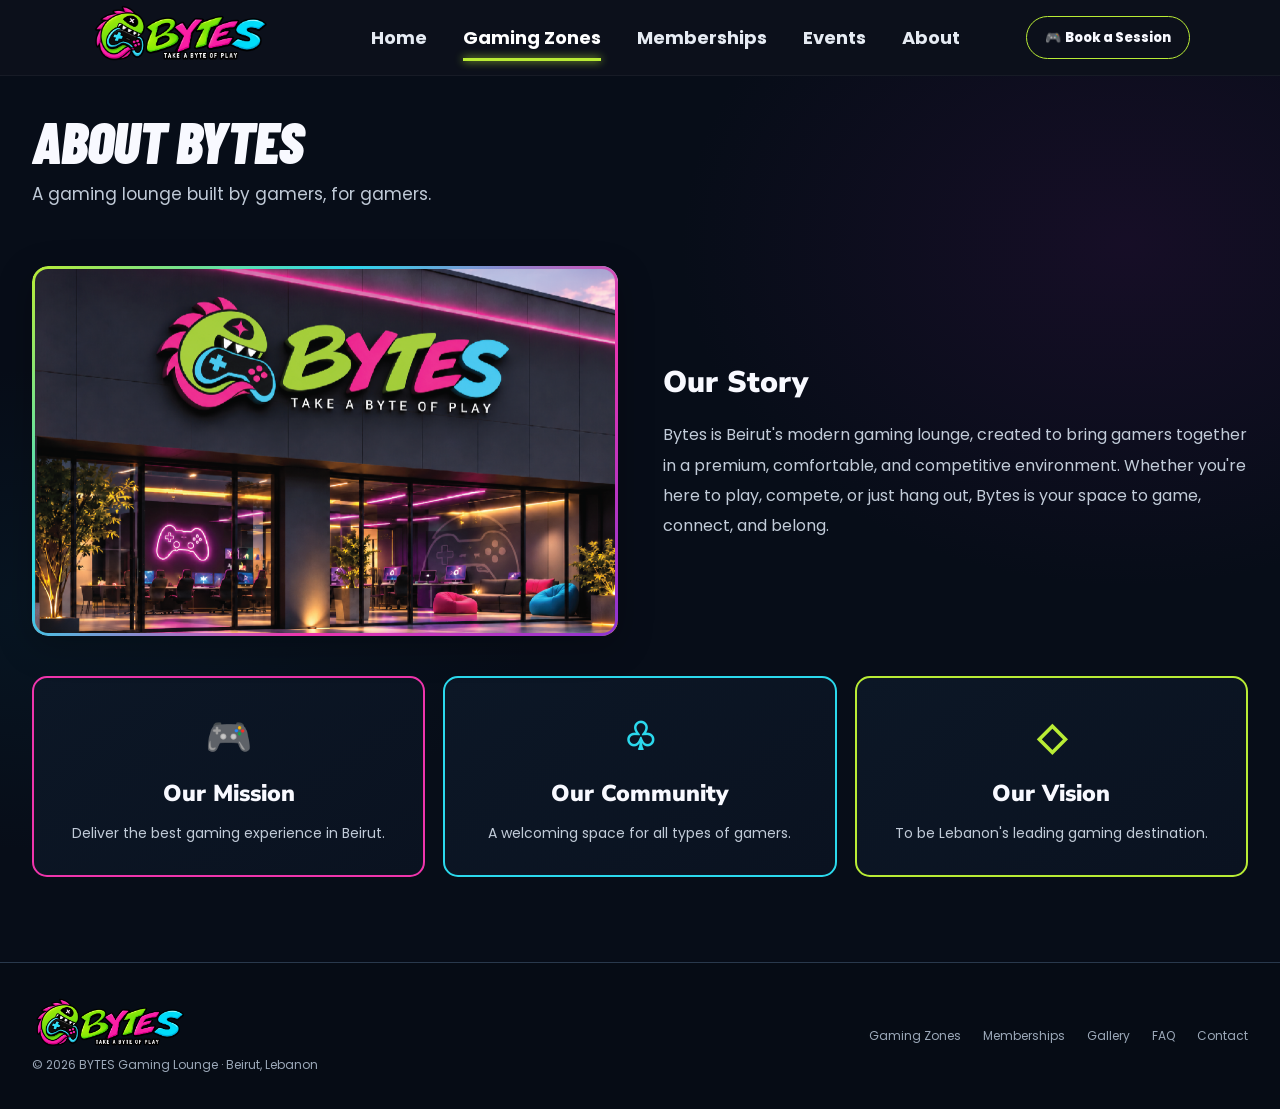
<file: about.html>
<!DOCTYPE html>
<html lang="en">

<head>
    <meta charset="UTF-8">
    <meta name="viewport" content="width=device-width, initial-scale=1.0">
    <title>About BYTES</title>
    <link rel="stylesheet" href="about.css">
</head>

<body>
    <header class="header">
        <div class="wrap header-inner">

            <a href="homepage.html">
                <img class="logo" src="nobg.png" alt="BYTES Gaming Lounge">
            </a>

            <button class="menu" aria-label="Open navigation">☰</button>

            <nav class="nav">
                <a href="index.html">Home</a>
                <a href="zones.html" class="active">Gaming Zones</a>
                <a href="memberships.html">Memberships</a>
                <a href="events.html">Events</a>
                <a href="about.html">About</a>
            </nav>

            <a class="book-link" href="book-session.html">
                🎮 &nbsp;Book a Session
            </a>

        </div>
    </header>
    <main>
        <section class="wrap page-top">
            <h1 class="page-title">About Bytes</h1>
            <p class="page-intro">A gaming lounge built by gamers, for gamers.</p>
        </section>
        <section class="wrap section">
            <div class="about-layout">
                <div class="about-photo"></div>
                <div>
                    <h2 >Our Story</h2>
                    <p>Bytes is Beirut's modern gaming lounge, created to bring gamers together in a premium,
                        comfortable, and competitive environment. Whether you're here to play, compete, or just hang
                        out, Bytes is your space to game, connect, and belong.</p>
                </div>
            </div>
            <div class="mission-grid">
                <div class="mission" id="m1"><b>🎮</b>
                    <h3>Our Mission</h3>
                    <p>Deliver the best gaming experience in Beirut.</p>
                </div>
                <div class="mission" id="m2"><b>♧</b>
                    <h3>Our Community</h3>
                    <p>A welcoming space for all types of gamers.</p>
                </div>
                <div class="mission" id="m3"><b>◇</b>
                    <h3>Our Vision</h3>
                    <p>To be Lebanon's leading gaming destination.</p>
                </div>
            </div>
        </section>

    </main>




    <footer class="footer">
        <div class="wrap footer-inner">

            <div>
                <img src="nobg.png" alt="BYTES">
                <p>© 2026 BYTES Gaming Lounge · Beirut, Lebanon</p>
            </div>

            <div class="footer-links">
                <a href="zones.html">Gaming Zones</a>
                <a href="memberships.html">Memberships</a>
                <a href="gal.html">Gallery</a>
                <a href="faq.html">FAQ</a>
                <a href="contact.html">Contact</a>
            </div>
        </div>
    </footer>
</body>

</html>
</file>
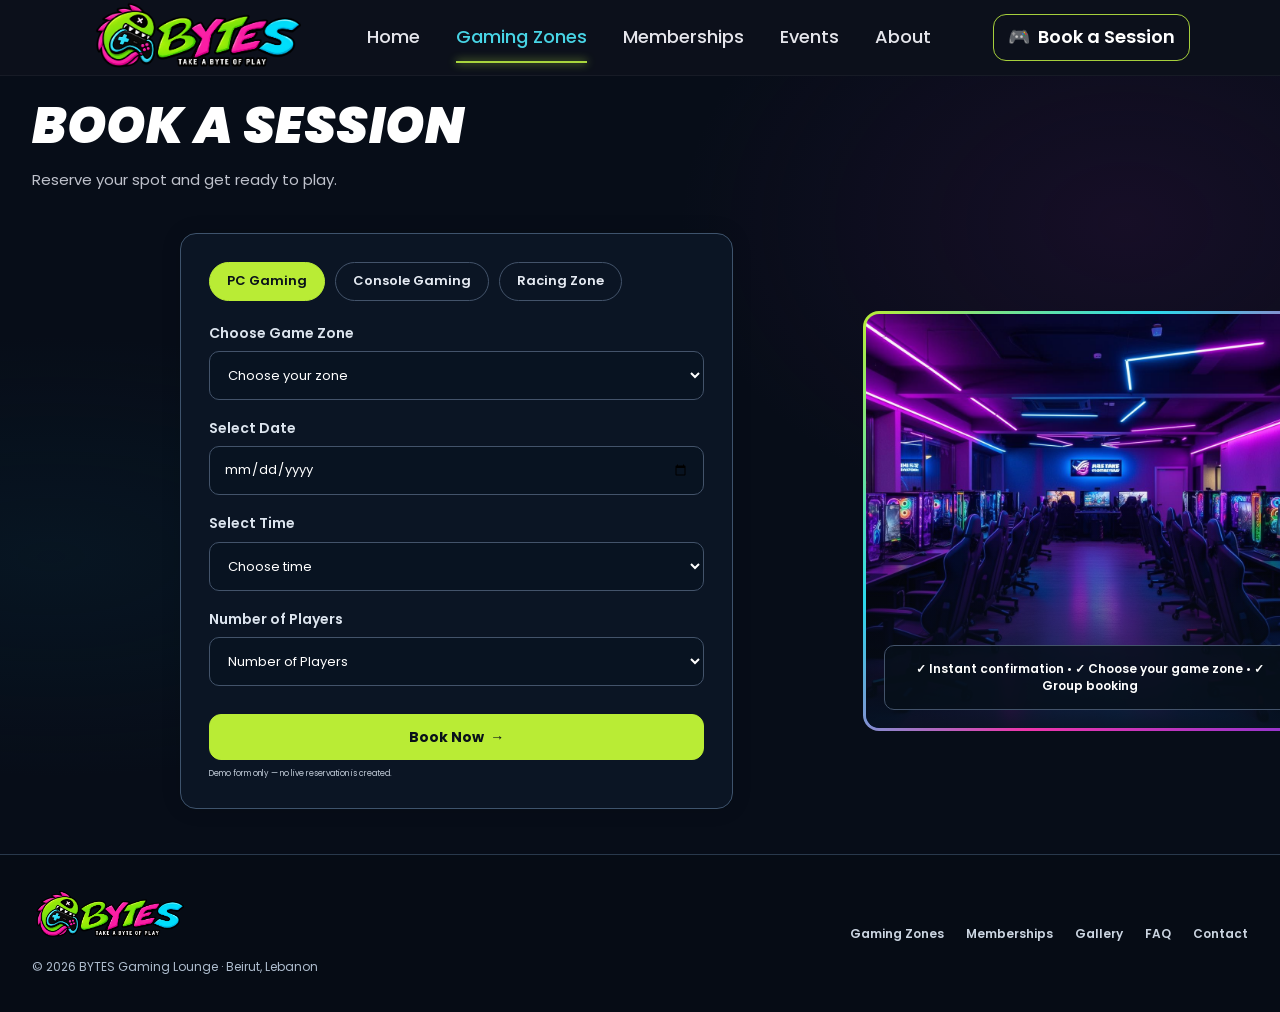
<file: book-session.html>
<!DOCTYPE html>
<html lang="en">

<head>
    <meta charset="UTF-8">
    <meta name="viewport" content="width=device-width, initial-scale=1.0">
    <title>Book A Session</title>
    <link rel="stylesheet" href="book-session.css">
</head>

<body>
    <header class="header">
        <div class="wrap header-inner">

            <a href="homepage.html">
                <img class="logo" src="nobg.png" alt="BYTES Gaming Lounge">
            </a>

            <button class="menu" aria-label="Open navigation">☰</button>

            <nav class="nav">
                <a href="index.html">Home</a>
                <a href="zones.html" class="active">Gaming Zones</a>
                <a href="memberships.html">Memberships</a>
                <a href="events.html">Events</a>
                <a href="about.html">About</a>
            </nav>

            <a class="book-link" href="book-session.html">
                🎮 &nbsp;Book a Session
            </a>

        </div>
    </header>
    <main>
        <section class="wrap page-top">
            <h1 class="page-title">Book a Session</h1>
            <p class="page-intro">Reserve your spot and get ready to play.</p>
        </section>
        <section class="wrap section booking-grid">
            <form class="form-panel" data-form>
                <div class="zone-tabs"><span>PC Gaming</span><span>Console Gaming</span><span>Racing Zone</span></div>
                <div class="form-grid">
                    <div class="field full"><label>Choose Game Zone</label><select required>
                            <option value="">Choose your zone</option>
                            <option>PC Gaming</option>
                            <option>Console Gaming</option>
                            <option>Racing Zone</option>
                        </select></div>
                    <div class="field full"><label>Select Date</label><input id="date" type="date" required></div>
                    <div class="field full"><label>Select Time</label><select required>
                            <option value="">Choose time</option>
                            <option>10:00 AM</option>
                            <option>12:00 PM</option>
                            <option>2:00 PM</option>
                            <option>4:00 PM</option>
                            <option>6:00 PM</option>
                            <option>8:00 PM</option>
                        </select></div>
                    <div class="field full"><label>Number of Players</label><select required>
                            <option value="">Number of Players</option>
                            <option>1</option>
                            <option>2</option>
                            <option>3</option>
                            <option>4</option>
                            <option>5+</option>
                        </select></div>
                    <div class="field full"><button class="btn btn-green" type="submit" style="width:100%">Book Now
                            &nbsp;→</button></div>
                </div>
                <p class="notice"></p>
                <p style="font-size:8px;color:var(--muted);margin-top:8px">Demo form only — no live reservation is
                    created.</p>
            </form>
            <div class="booking-photo"></div>
        </section>

    </main>


    <footer class="footer">
        <div class="wrap footer-inner">

            <div>
                <img src="nobg.png" alt="BYTES">
                <p>© 2026 BYTES Gaming Lounge · Beirut, Lebanon</p>
            </div>

            <div class="footer-links">
                <a href="zones.html">Gaming Zones</a>
                <a href="memberships.html">Memberships</a>
                <a href="gal.html">Gallery</a>
                <a href="faq.html">FAQ</a>
                <a href="contact.html">Contact</a>
            </div>
        </div>
    </footer>

</body>

</html>
</file>
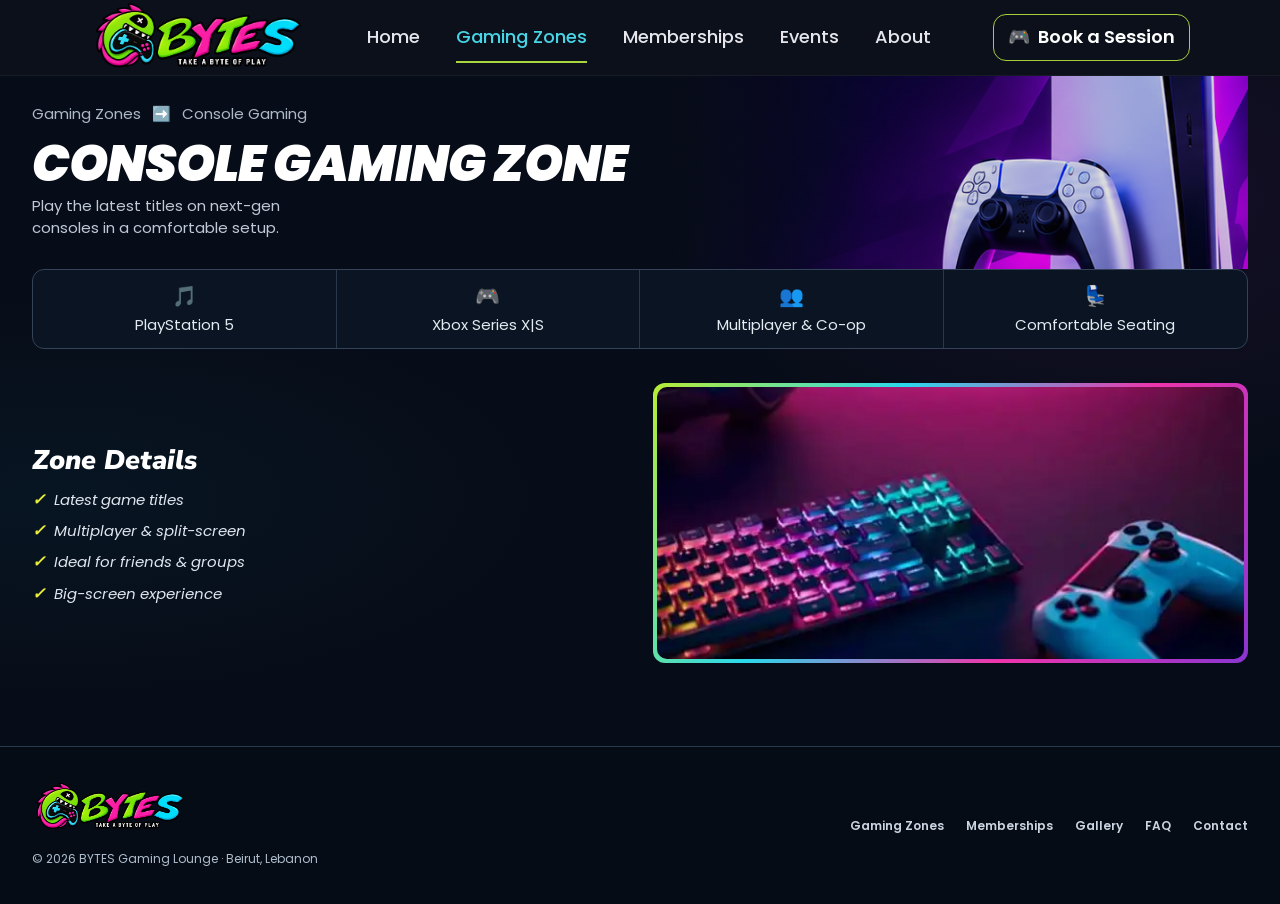
<file: consoling.html>
<!doctype html>
<html lang="en">

<head>
    <meta charset="utf-8">
    <meta name="viewport" content="width=device-width,initial-scale=1">
    <title>Console Gaming Zone | BYTES</title>
    <link rel="stylesheet" href="consoling.css">
</head>

<body>
    <header class="header">
        <div class="wrap header-inner">

            <a href="homepage.html">
                <img class="logo" src="nobg.png" alt="BYTES Gaming Lounge">
            </a>

            <button class="menu" aria-label="Open navigation">☰</button>

            <nav class="nav">
                <a href="index.html">Home</a>
                <a href="zones.html" class="active">Gaming Zones</a>
                <a href="memberships.html">Memberships</a>
                <a href="events.html">Events</a>
                <a href="about.html">About</a>
            </nav>

            <a class="book-link" href="book-session.html">
                🎮 &nbsp;Book a Session
            </a>

        </div>
    </header>
    <main>
        <section class="wrap page-top image-top">
            <div class="crumb"><a href="zones.html">Gaming Zones</a><span> ➡️ </span>Console Gaming</div>
            <h1 class="page-title">Console Gaming Zone</h1>
            <p class="page-intro">Play the latest titles on next-gen<br>consoles in a comfortable setup.</p>
        </section>
        <section class="wrap">
            <div class="specs">
                <div class="spec"><strong>🎵</strong>PlayStation 5</div>
                <div class="spec"><strong>🎮</strong>Xbox Series X|S</div>
                <div class="spec"><strong>👥</strong>Multiplayer & Co-op</div>
                <div class="spec"><strong>💺</strong>Comfortable Seating</div>
            </div>
        </section>
        <section class="wrap section">
            <div class="details">
                <div>
                    <h2>Zone Details</h2>
                    <ul class="checks">
                        <li>Latest game titles</li>
                        <li>Multiplayer & split-screen</li>
                        <li>Ideal for friends & groups</li>
                        <li>Big-screen experience</li>
                    </ul>
                </div>
                <div class="ref-photo"></div>
            </div>
        </section>
    </main>
    <footer class="footer">
        <div class="wrap footer-inner">

            <div>
                <img src="nobg.png" alt="BYTES">
                <p>© 2026 BYTES Gaming Lounge · Beirut, Lebanon</p>
            </div>

            <div class="footer-links">
                <a href="zones.html">Gaming Zones</a>
                <a href="memberships.html">Memberships</a>
                <a href="gal.html">Gallery</a>
                <a href="faq.html">FAQ</a>
                <a href="contact.html">Contact</a>
            </div>
        </div>
    </footer>
</body>

</html>
</file>
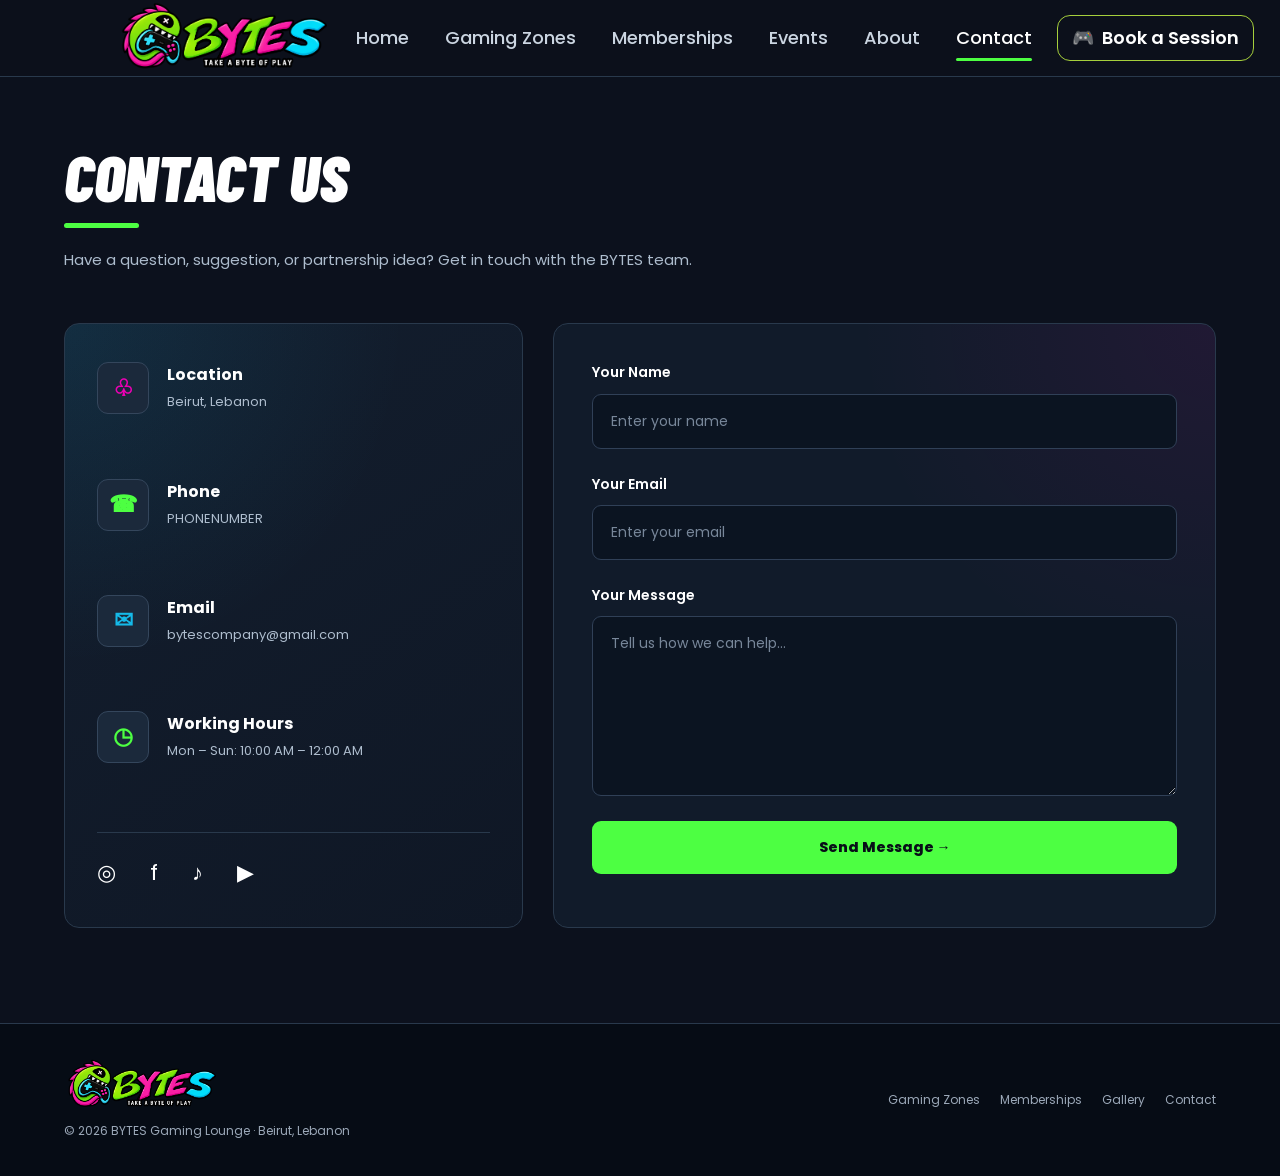
<file: contact.html>
<!DOCTYPE html>
<html lang="en">

<head>
    <meta charset="UTF-8">
    <meta name="viewport" content="width=device-width, initial-scale=1.0">

    <title>Contact | BYTES Gaming Lounge</title>

    <link rel="stylesheet" href="contact.css">
</head>

<body>

    <header class="header">
        <div class="wrap header-inner">

            <a href="homepage.html">
                <img class="logo" src="nobg.png" alt="BYTES Gaming Lounge">
            </a>

            <button class="menu" aria-label="Open navigation">☰</button>

            <nav class="nav">
                <a href="index.html">Home</a>
                <a href="zones.html">Gaming Zones</a>
                <a href="memberships.html">Memberships</a>
                <a href="events.html">Events</a>
                <a href="about.html">About</a>
                <a href="contact.html" class="active">Contact</a>
            </nav>

            <a class="book-link" href="book-session.html">
                🎮 &nbsp;Book a Session
            </a>

        </div>
    </header>


    <main>

        <section class="wrap page-top">

            <h1 class="page-title">Contact Us</h1>

            <p class="page-intro">
                Have a question, suggestion, or partnership idea?
                Get in touch with the BYTES team.
            </p>

        </section>


        <section class="wrap section contact-grid">

            <div class="contact-list">

                <div class="contact-line">
                    <strong style="color:var(--pink)">♧</strong>

                    <div>
                        <b>Location</b>
                        <small>Beirut, Lebanon</small>
                    </div>
                </div>


                <div class="contact-line">
                    <strong style="color:var(--green)">☎</strong>

                    <div>
                        <b>Phone</b>
                        <small>PHONENUMBER</small>
                    </div>
                </div>


                <div class="contact-line">
                    <strong style="color:var(--blue)">✉</strong>

                    <div>
                        <b>Email</b>
                        <small>bytescompany@gmail.com</small>
                    </div>
                </div>


                <div class="contact-line">
                    <strong style="color:var(--green)">◷</strong>

                    <div>
                        <b>Working Hours</b>
                        <small>Mon – Sun: 10:00 AM – 12:00 AM</small>
                    </div>
                </div>


                <div class="social-links">
                    ◎ &nbsp; f &nbsp; ♪ &nbsp; ▶
                </div>

            </div>


            <form class="form-panel" data-form>

                <div class="form-grid">

                    <div class="field full">
                        <label for="name">Your Name</label>

                        <input
                            type="text"
                            id="name"
                            name="name"
                            placeholder="Enter your name"
                            required>
                    </div>


                    <div class="field full">
                        <label for="email">Your Email</label>

                        <input
                            type="email"
                            id="email"
                            name="email"
                            placeholder="Enter your email"
                            required>
                    </div>


                    <div class="field full">
                        <label for="message">Your Message</label>

                        <textarea
                            id="message"
                            name="message"
                            placeholder="Tell us how we can help..."
                            required></textarea>
                    </div>


                    <div class="field full">
                        <button class="btn btn-green" type="submit" style="width:100%">
                            Send Message →
                        </button>
                    </div>

                </div>

                <p class="notice"></p>

            </form>

        </section>

    </main>


    <footer class="footer">

        <div class="wrap footer-inner">

            <div>
                <img src="nobg.png" alt="BYTES">

                <p>© 2026 BYTES Gaming Lounge · Beirut, Lebanon</p>
            </div>


            <div class="footer-links">
                <a href="zones.html">Gaming Zones</a>
                <a href="memberships.html">Memberships</a>
                <a href="gal.html">Gallery</a>
                <a href="contact.html">Contact</a>
            </div>

        </div>

    </footer>


</body>
</html>
</file>
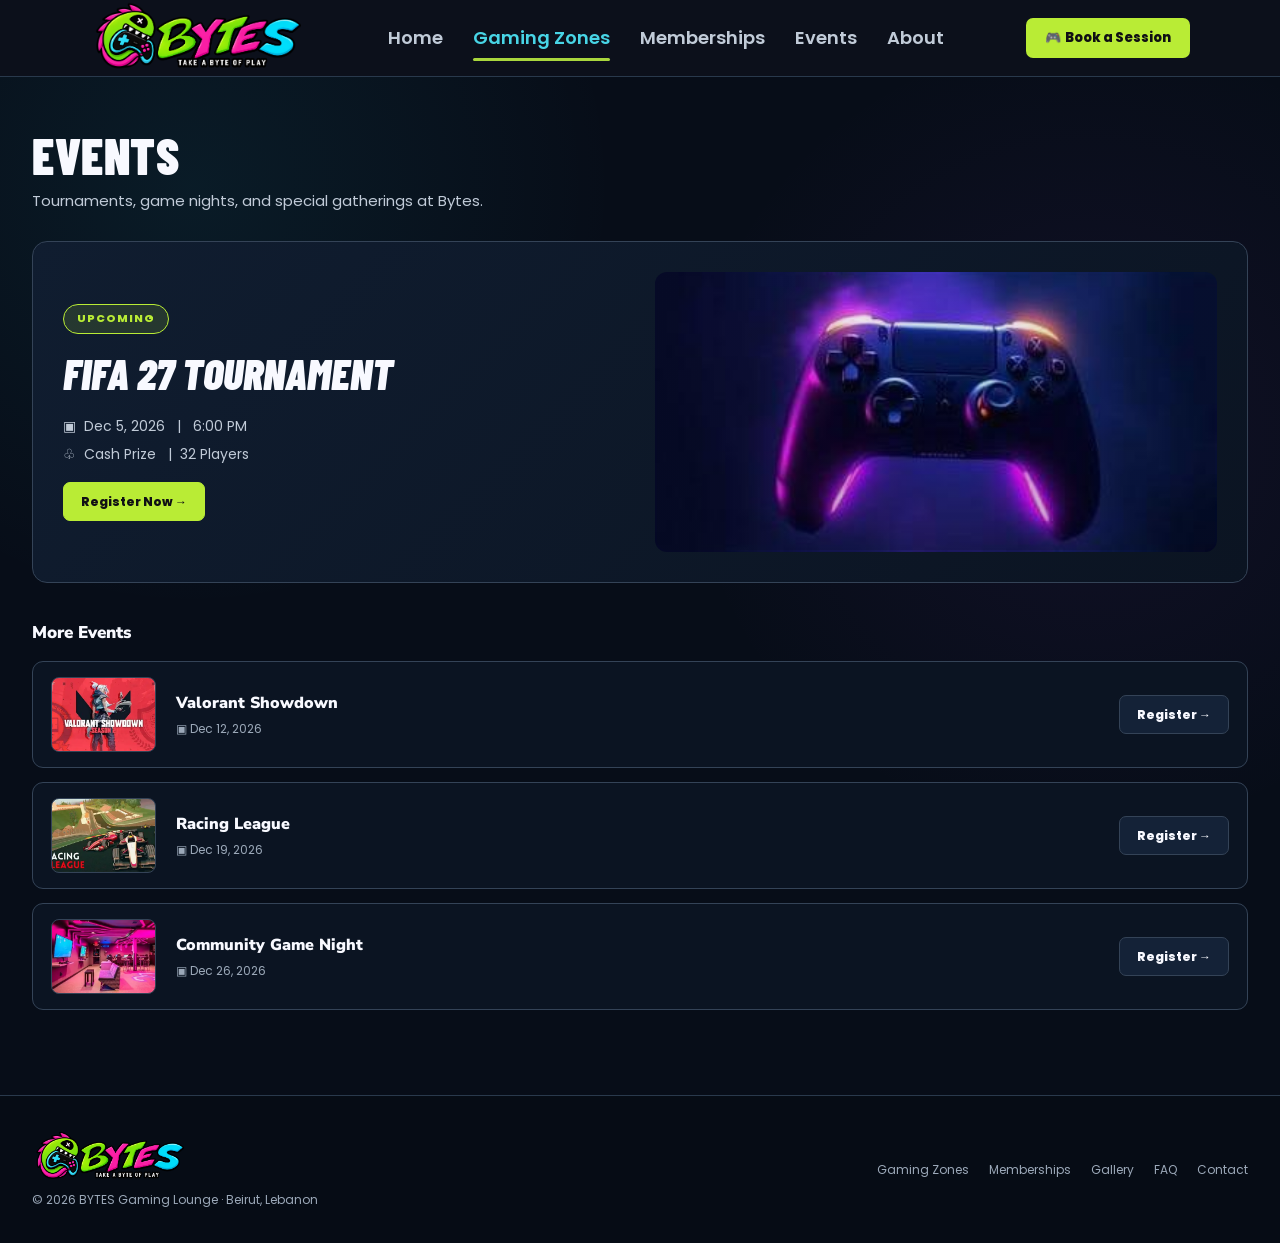
<file: events.html>
<!DOCTYPE html>
<html lang="en">

<head>
    <meta charset="UTF-8">
    <meta name="viewport" content="width=device-width, initial-scale=1.0">
    <title>BYTES Events</title>
    <link rel="stylesheet" href="events.css">
</head>

<body>
    <header class="header">
        <div class="wrap header-inner">

            <a href="homepage.html">
                <img class="logo" src="nobg.png" alt="BYTES Gaming Lounge">
            </a>

            <button class="menu" aria-label="Open navigation">☰</button>

            <nav class="nav">
                <a href="index.html">Home</a>
                <a href="zones.html" class="active">Gaming Zones</a>
                <a href="memberships.html">Memberships</a>
                <a href="events.html">Events</a>
                <a href="about.html">About</a>
            </nav>

            <a class="book-link" href="book-session.html">
                🎮 &nbsp;Book a Session
            </a>

        </div>
    </header>
    <main>
        <section class="wrap page-top">
            <h1 class="page-title">Events</h1>
            <p class="page-intro">Tournaments, game nights, and special gatherings at Bytes.</p>
        </section>
        <section class="wrap section">
            <div class="event-feature">
                <div><span class="pill">Upcoming</span>
                    <h2>FIFA 27 Tournament</h2>
                    <p>▣ &nbsp;Dec 5, 2026 &nbsp; | &nbsp; 6:00 PM<br>♧ &nbsp;Cash Prize &nbsp; | &nbsp;32 Players</p><a
                        class="btn btn-green" style="margin-top:14px" href="book-session.html">Register Now →</a>
                </div>
                <div class="event-art"></div>
            </div>
            <h2 style="font-family:'Nunito Sans';font-size:17px;margin-bottom:8px">More Events</h2>
            <div class="event-list">
                <div class="event-row">
                    <div class="event-thumb"></div>
                    <div>
                        <h3>Valorant Showdown</h3>
                        <p>▣ Dec 12, 2026</p>
                    </div><a class="btn" href="book-session.html">Register →</a>
                </div>
                <div class="event-row">
                    <div class="event-thumb"></div>
                    <div>
                        <h3>Racing League</h3>
                        <p>▣ Dec 19, 2026</p>
                    </div><a class="btn" href="book-session.html">Register →</a>
                </div>
                <div class="event-row">
                    <div class="event-thumb"></div>
                    <div>
                        <h3>Community Game Night</h3>
                        <p>▣ Dec 26, 2026</p>
                    </div><a class="btn" href="book-session.html">Register →</a>
                </div>
            </div>
        </section>
    </main>
    <footer class="footer">
        <div class="wrap footer-inner">

            <div>
                <img src="nobg.png" alt="BYTES">
                <p>© 2026 BYTES Gaming Lounge · Beirut, Lebanon</p>
            </div>

            <div class="footer-links">
                <a href="zones.html">Gaming Zones</a>
                <a href="memberships.html">Memberships</a>
                <a href="gal.html">Gallery</a>
                <a href="faq.html">FAQ</a>
                <a href="contact.html">Contact</a>
            </div>
        </div>
    </footer>



</body>

</html>
</file>
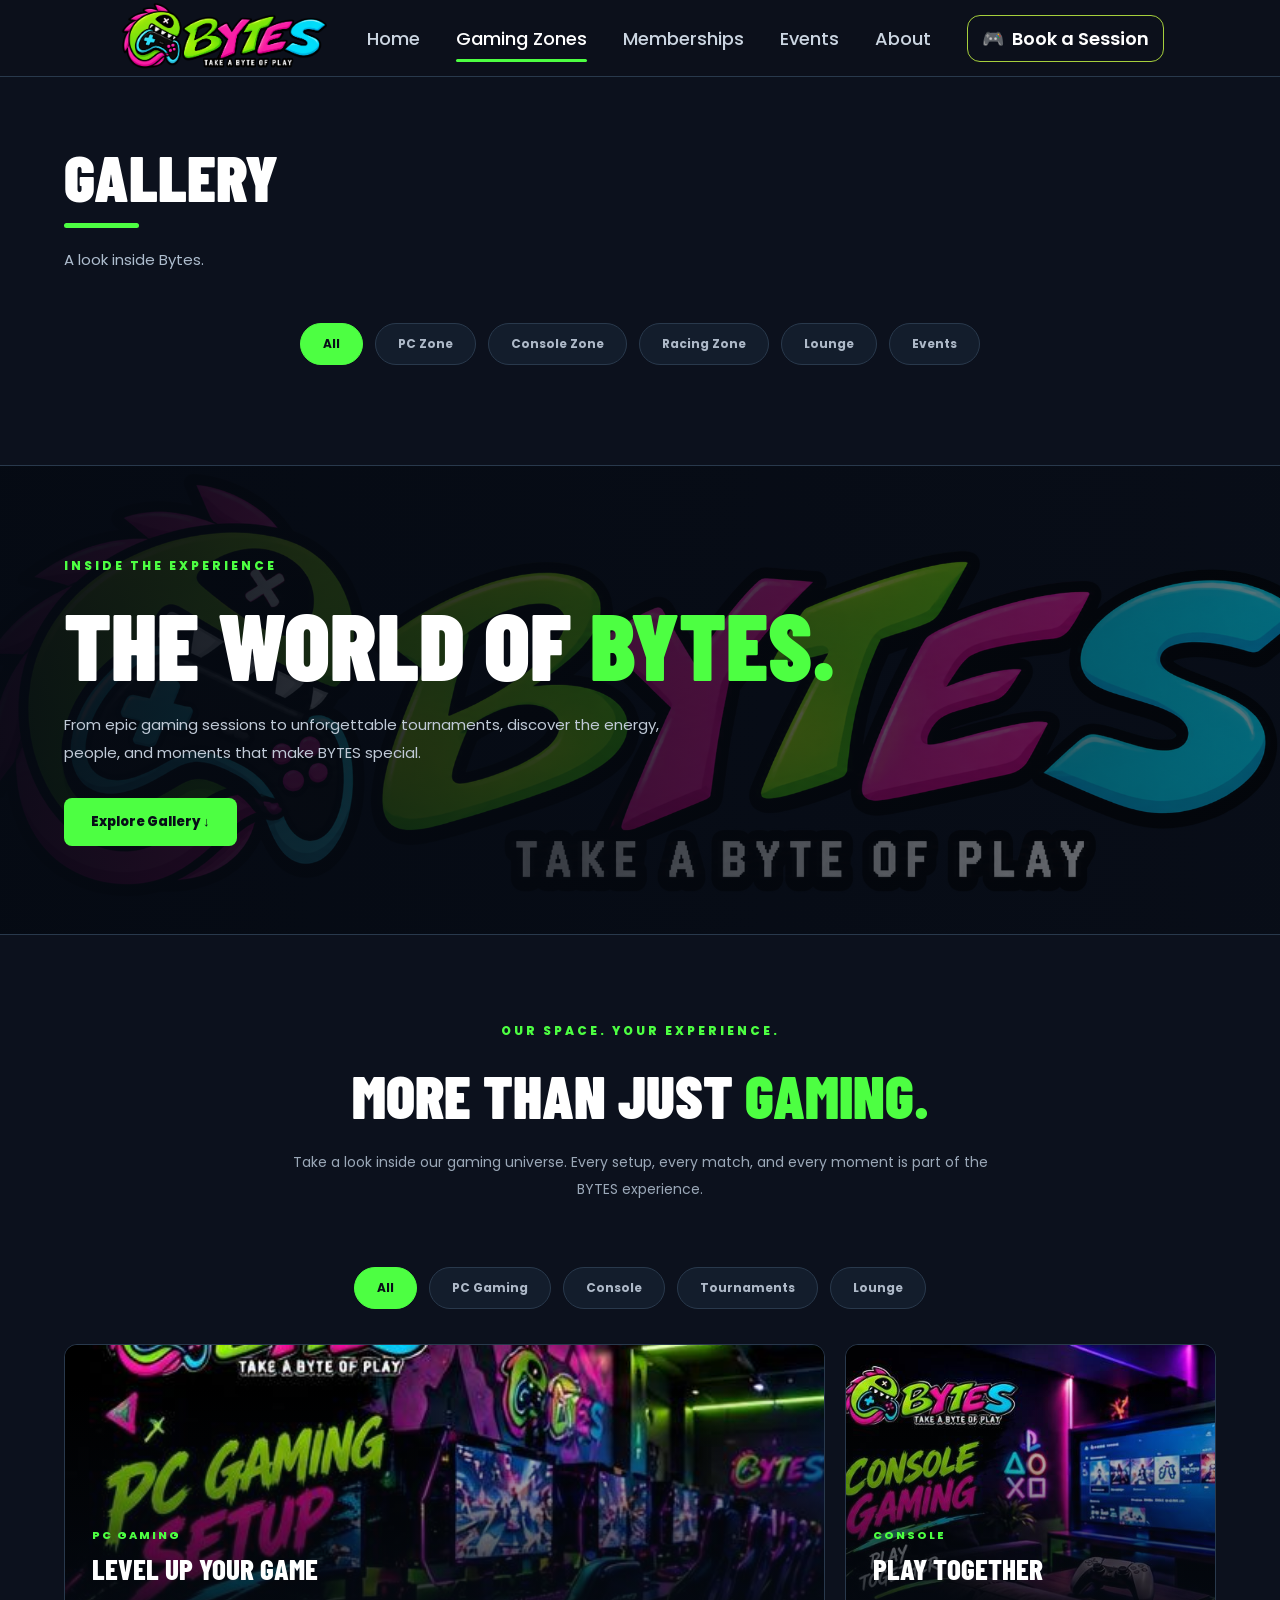
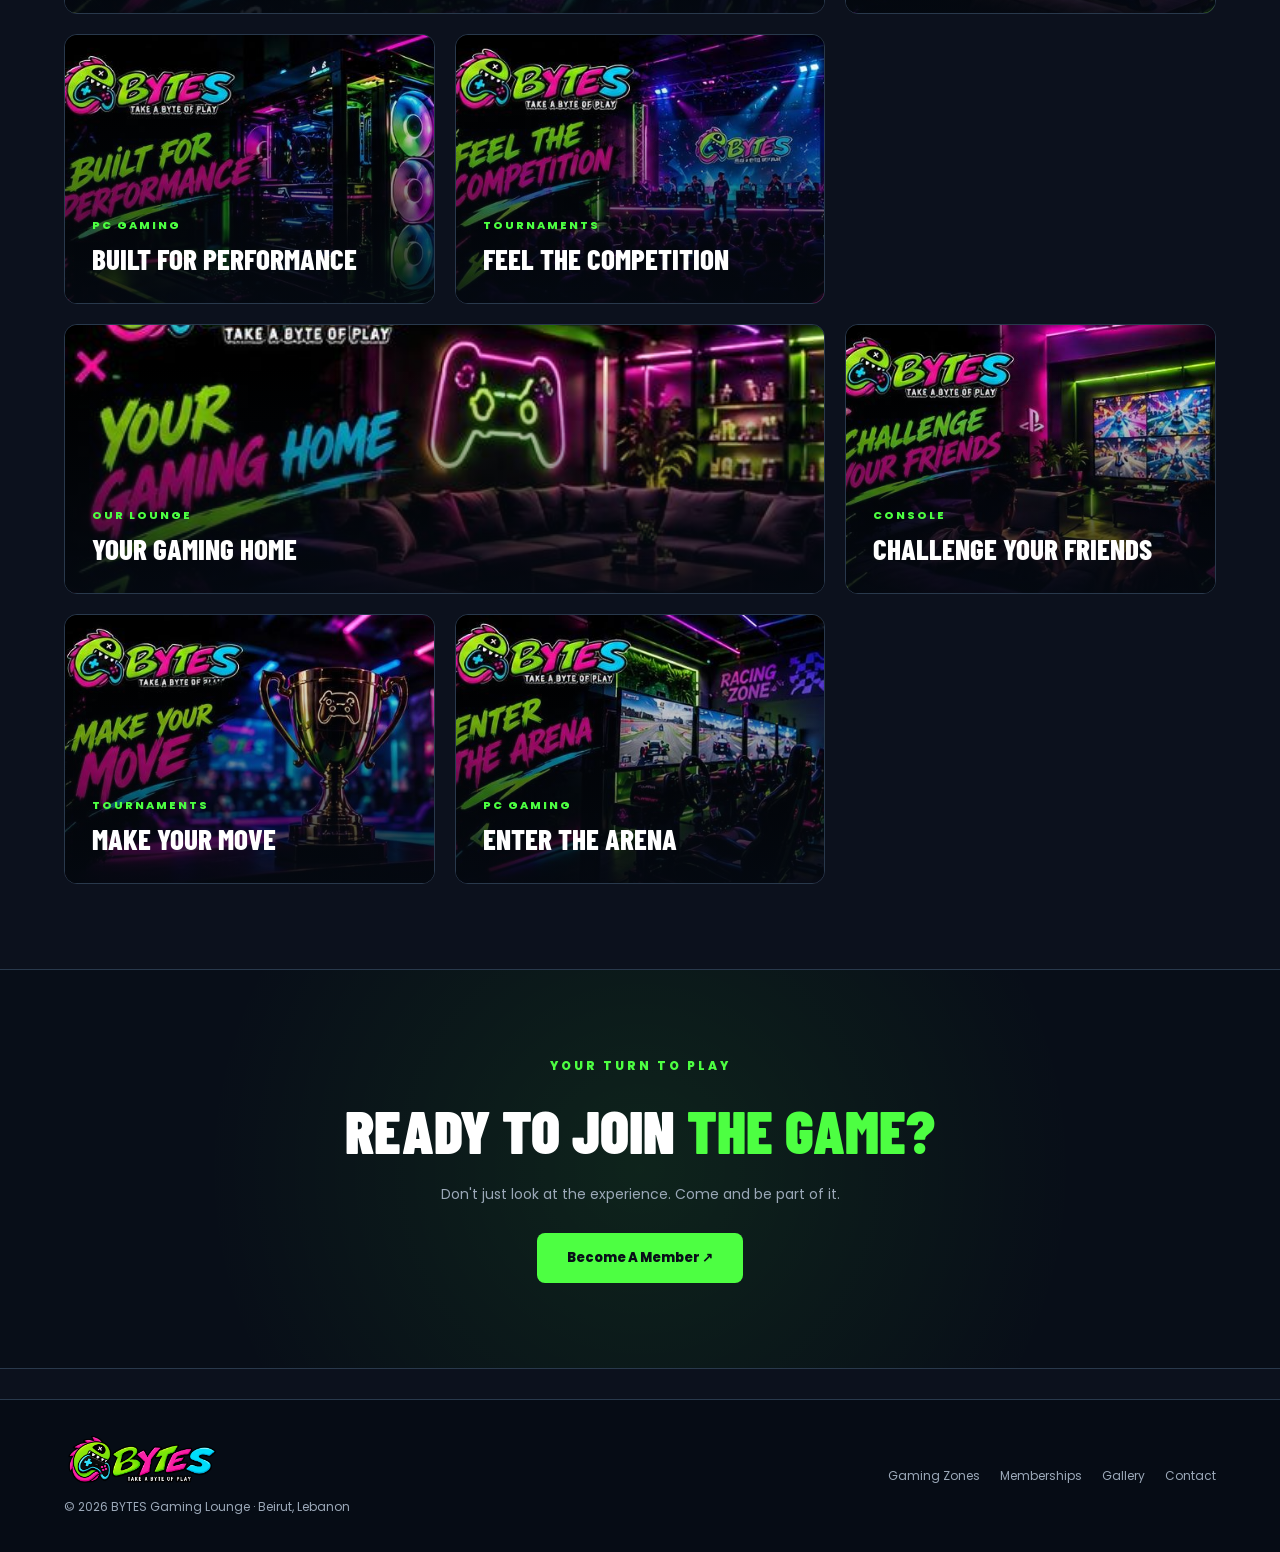
<file: gal.html>
<!DOCTYPE html>
<html lang="en">

<head>
    <meta charset="UTF-8">
    <meta name="viewport" content="width=device-width, initial-scale=1.0">
    <title>BYTES Gallery</title>
    <link rel="stylesheet" href="gal.css">
</head>

<body>
    <header class="header">
        <div class="wrap header-inner">

            <a href="homepage.html">
                <img class="logo" src="nobg.png" alt="BYTES Gaming Lounge">
            </a>

            <button class="menu" aria-label="Open navigation">☰</button>

            <nav class="nav">
                <a href="index.html">Home</a>
                <a href="zones.html" class="active">Gaming Zones</a>
                <a href="memberships.html">Memberships</a>
                <a href="events.html">Events</a>
                <a href="about.html">About</a>
            </nav>

            <a class="book-link" href="book-session.html">
                🎮 &nbsp;Book a Session
            </a>

        </div>
    </header>
    <main>
        <section class="wrap page-top">
            <h1 class="page-title">Gallery</h1>
            <p class="page-intro">A look inside Bytes.</p>
        </section>
        <section class="wrap section">
            <div class="filters">
                <button class="filter active" data-filter="all">All</button><button class="filter" data-filter="pc">PC
                    Zone</button><button class="filter" data-filter="console">Console Zone</button><button
                    class="filter" data-filter="racing">Racing Zone</button><button class="filter"
                    data-filter="lounge">Lounge</button><button class="filter" data-filter="events">Events</button>
            </div>
        </section>
        <section class="gallery-hero">
            <div class="wrap hero-content">

                <span class="section-tag">INSIDE THE EXPERIENCE</span>

                <h1>THE WORLD OF <span>BYTES.</span></h1>

                <p>
                    From epic gaming sessions to unforgettable tournaments,
                    discover the energy, people, and moments that make BYTES special.
                </p>

                <a href="#gallery" class="hero-btn">Explore Gallery ↓</a>

            </div>
        </section>
        <section class="gallery-intro wrap" id="gallery">

            <span class="section-tag">OUR SPACE. YOUR EXPERIENCE.</span>

            <h2>MORE THAN JUST <span>GAMING.</span></h2>

            <p>
                Take a look inside our gaming universe.
                Every setup, every match, and every moment is part of the BYTES experience.
            </p>

        </section>
        <section class="gallery-section wrap">

            <div class="gallery-filters">
                <button class="filter-btn active" data-filter="all">All</button>
                <button class="filter-btn" data-filter="pc">PC Gaming</button>
                <button class="filter-btn" data-filter="console">Console</button>
                <button class="filter-btn" data-filter="tournaments">Tournaments</button>
                <button class="filter-btn" data-filter="lounge">Lounge</button>
            </div>
            <div class="gallery-grid">

                <div class="gallery-item large" data-category="pc">
                    <img src="galpage\pcgamingsetup.jpeg" alt="PC Gaming Setup">
                    <div class="gallery-overlay">
                        <span>PC GAMING</span>
                        <h3>Level Up Your Game</h3>
                    </div>
                </div>

                <div class="gallery-item" data-category="console">
                    <img src="galpage\consolegaming.jpeg" alt="Console Gaming">
                    <div class="gallery-overlay">
                        <span>CONSOLE</span>
                        <h3>Play Together</h3>
                    </div>
                </div>

                <div class="gallery-item" data-category="pc">
                    <img src="galpage\builtforperformance.jpeg" alt="RGB Gaming Computers">
                    <div class="gallery-overlay">
                        <span>PC GAMING</span>
                        <h3>Built For Performance</h3>
                    </div>
                </div>

                <div class="gallery-item" data-category="tournaments">
                    <img src="galpage\feelthecompetition.jpeg" alt="Gaming Tournament">
                    <div class="gallery-overlay">
                        <span>TOURNAMENTS</span>
                        <h3>Feel The Competition</h3>
                    </div>
                </div>

                <div class="gallery-item large" data-category="lounge">
                    <img src="galpage\yourgamehome.jpeg" alt="Gaming Lounge">
                    <div class="gallery-overlay">
                        <span>OUR LOUNGE</span>
                        <h3>Your Gaming Home</h3>
                    </div>
                </div>

                <div class="gallery-item" data-category="console">
                    <img src="galpage\challengeurfriends.jpeg" alt="Console Gaming Experience">
                    <div class="gallery-overlay">
                        <span>CONSOLE</span>
                        <h3>Challenge Your Friends</h3>
                    </div>
                </div>

                <div class="gallery-item" data-category="tournaments">
                    <img src="galpage\makeurmove.jpeg" alt="Gaming Competition">
                    <div class="gallery-overlay">
                        <span>TOURNAMENTS</span>
                        <h3>Make Your Move</h3>
                    </div>
                </div>

                <div class="gallery-item" data-category="pc">
                    <img src="galpage\enterthearena.jpeg" alt="Gaming Setup">
                    <div class="gallery-overlay">
                        <span>PC GAMING</span>
                        <h3>Enter The Arena</h3>
                    </div>
                </div>

            </div>

        </section>
        <section class="gallery-cta">

            <span class="section-tag">YOUR TURN TO PLAY</span>

            <h2>READY TO JOIN <span>THE GAME?</span></h2>

            <p>Don't just look at the experience. Come and be part of it.</p>

            <a href="memberships.html" class="cta-btn">Become A Member ↗</a>

        </section>

    </main>
    <footer class="footer">
        <div class="wrap footer-inner">

            <div>
                <img src="nobg.png" alt="BYTES">
                <p>© 2026 BYTES Gaming Lounge · Beirut, Lebanon</p>
            </div>

            <div class="footer-links">
                <a href="zones.html">Gaming Zones</a>
                <a href="memberships.html">Memberships</a>
                <a href="gal.html">Gallery</a>
                <a href="contact.html">Contact</a>
            </div>
        </div>
    </footer>
</body>
</html>
</file>
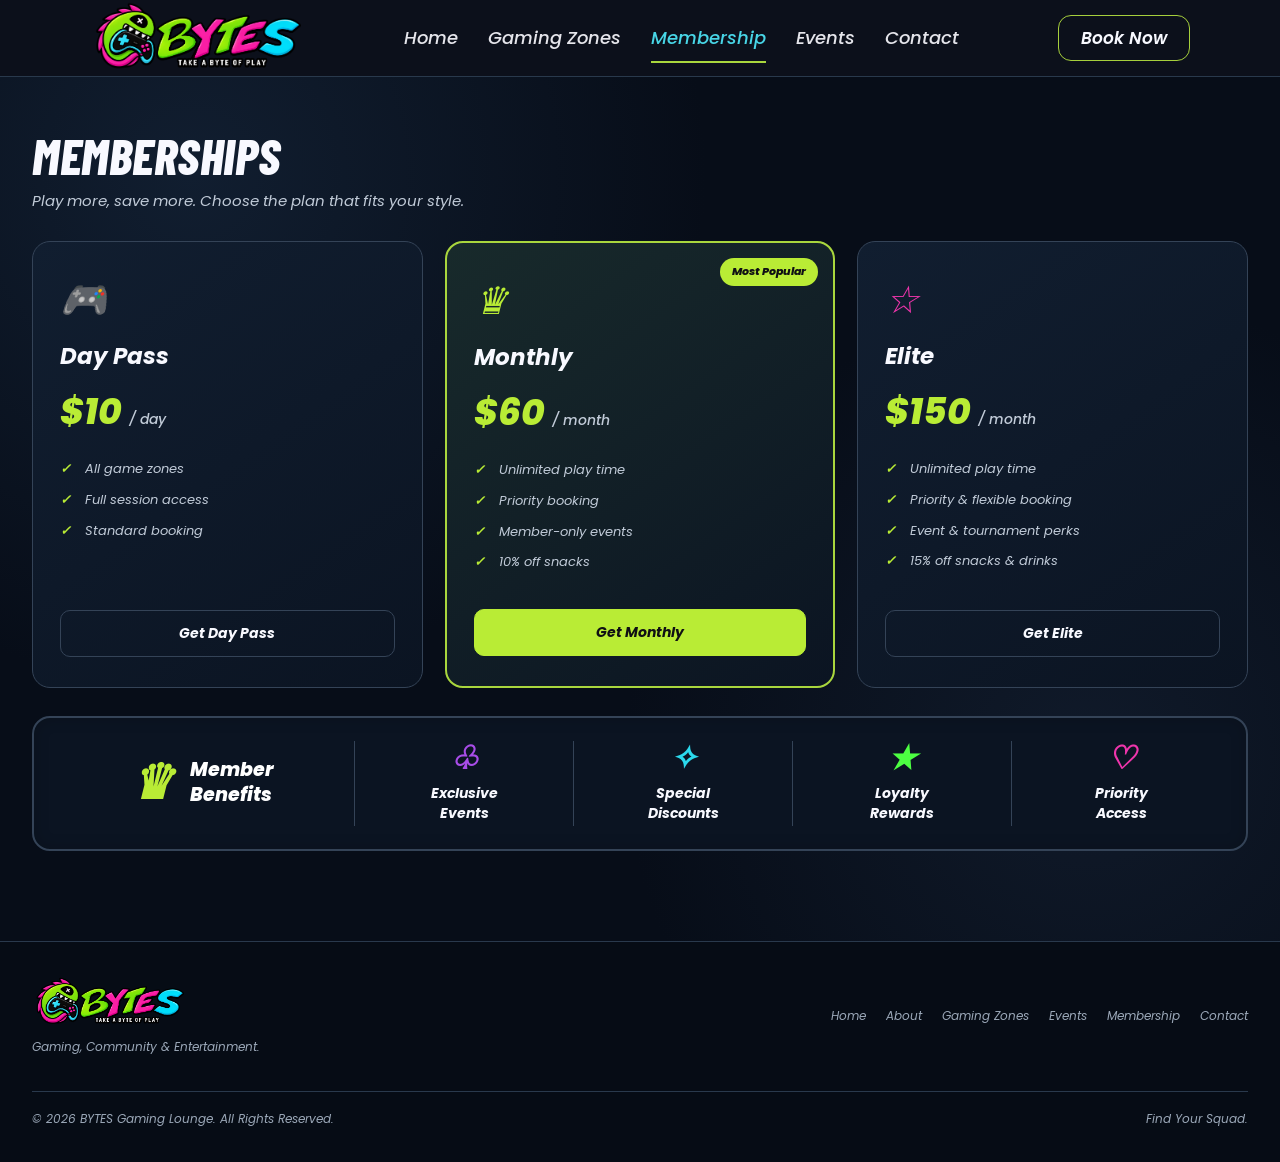
<file: memberships.html>
<!DOCTYPE html>
<html lang="en">

<head>
    <meta charset="UTF-8">
    <meta name="viewport" content="width=device-width, initial-scale=1.0">

    <title>Membership | BYTES Gaming Lounge</title>

    <link rel="preconnect" href="https://fonts.googleapis.com">
    <link rel="preconnect" href="https://fonts.gstatic.com" crossorigin>

    <link href="https://fonts.googleapis.com/css2?family=Poppins:wght@400;500;600;700;800&display=swap"
        rel="stylesheet">

    <link rel="stylesheet" href="membership.css">
</head>

<body>

    <header class="header">
        <div class="wrap header-inner">

            <a href="homepage.html" class="logo-link">
                <img src="nobg.png" alt="BYTES Logo" class="logo">
            </a>

            <nav class="nav">
                <a href="index.html">Home</a>
                <a href="zones.html">Gaming Zones</a>
                <a href="memberships.html" class="active">Membership</a>
                <a href="events.html">Events</a>
                <a href="contact.html">Contact</a>
            </nav>

            <a href="booking.html" class="header-btn">Book Now</a>

            <button class="menu-toggle" aria-label="Open navigation menu" aria-expanded="false">
                ☰
            </button>

        </div>
    </header>


    <main>

        <section class="wrap page-top">

            <h1 class="page-title">Memberships</h1>

            <p class="page-intro">
                Play more, save more. Choose the plan that fits your style.
            </p>

        </section>


        <section class="wrap section">

            <div class="cards">

                <!-- DAY PASS -->
                <article class="price-card">

                    <div class="price-icon">🎮</div>

                    <h2>Day Pass</h2>

                    <div class="price">
                        $10 <small>/ day</small>
                    </div>

                    <ul class="checks">
                        <li>All game zones</li>
                        <li>Full session access</li>
                        <li>Standard booking</li>
                    </ul>

                    <a class="btn" href="booking.html">Get Day Pass</a>

                </article>


                <article class="price-card popular">

                    <span class="tag">Most Popular</span>

                    <div class="price-icon crown">♛</div>

                    <h2>Monthly</h2>

                    <div class="price">
                        $60 <small>/ month</small>
                    </div>

                    <ul class="checks">
                        <li>Unlimited play time</li>
                        <li>Priority booking</li>
                        <li>Member-only events</li>
                        <li>10% off snacks</li>
                    </ul>

                    <a class="btn btn-green" href="booking.html">Get Monthly</a>

                </article>


                <article class="price-card">

                    <div class="price-icon elite-icon">☆</div>

                    <h2>Elite</h2>

                    <div class="price">
                        $150 <small>/ month</small>
                    </div>

                    <ul class="checks">
                        <li>Unlimited play time</li>
                        <li>Priority & flexible booking</li>
                        <li>Event & tournament perks</li>
                        <li>15% off snacks & drinks</li>
                    </ul>

                    <a class="btn" href="booking.html">Get Elite</a>

                </article>

            </div>


            <div class="member-benefits">

                <div class="benefit-item main-benefit">
                    <span class="benefit-icon crown">♛</span>
                    <h3>Member<br>Benefits</h3>
                </div>

                <div class="benefit-item">
                    <span class="benefit-icon purple">♧</span>
                    <p>Exclusive<br>Events</p>
                </div>

                <div class="benefit-item">
                    <span class="benefit-icon cyan">✧</span>
                    <p>Special<br>Discounts</p>
                </div>

                <div class="benefit-item">
                    <span class="benefit-icon green">★</span>
                    <p>Loyalty<br>Rewards</p>
                </div>

                <div class="benefit-item">
                    <span class="benefit-icon pink">♡</span>
                    <p>Priority<br>Access</p>
                </div>

            </div>

        </section>

    </main>


    <footer class="footer">

        <div class="wrap footer-inner">

            <div class="footer-logo">
                <img src="nobg.png" alt="BYTES Logo">

                <p>Gaming, Community & Entertainment.</p>
            </div>


            <div class="footer-links">
                <a href="homepage.html">Home</a>
                <a href="about.html">About</a>
                <a href="zones.html">Gaming Zones</a>
                <a href="events.html">Events</a>
                <a href="membership.html">Membership</a>
                <a href="contact.html">Contact</a>
            </div>


            <div class="footer-bottom">
                <p>© 2026 BYTES Gaming Lounge. All Rights Reserved.</p>
                <p>Find Your Squad.</p>
            </div>

        </div>

    </footer>


</body>

</html>
</file>
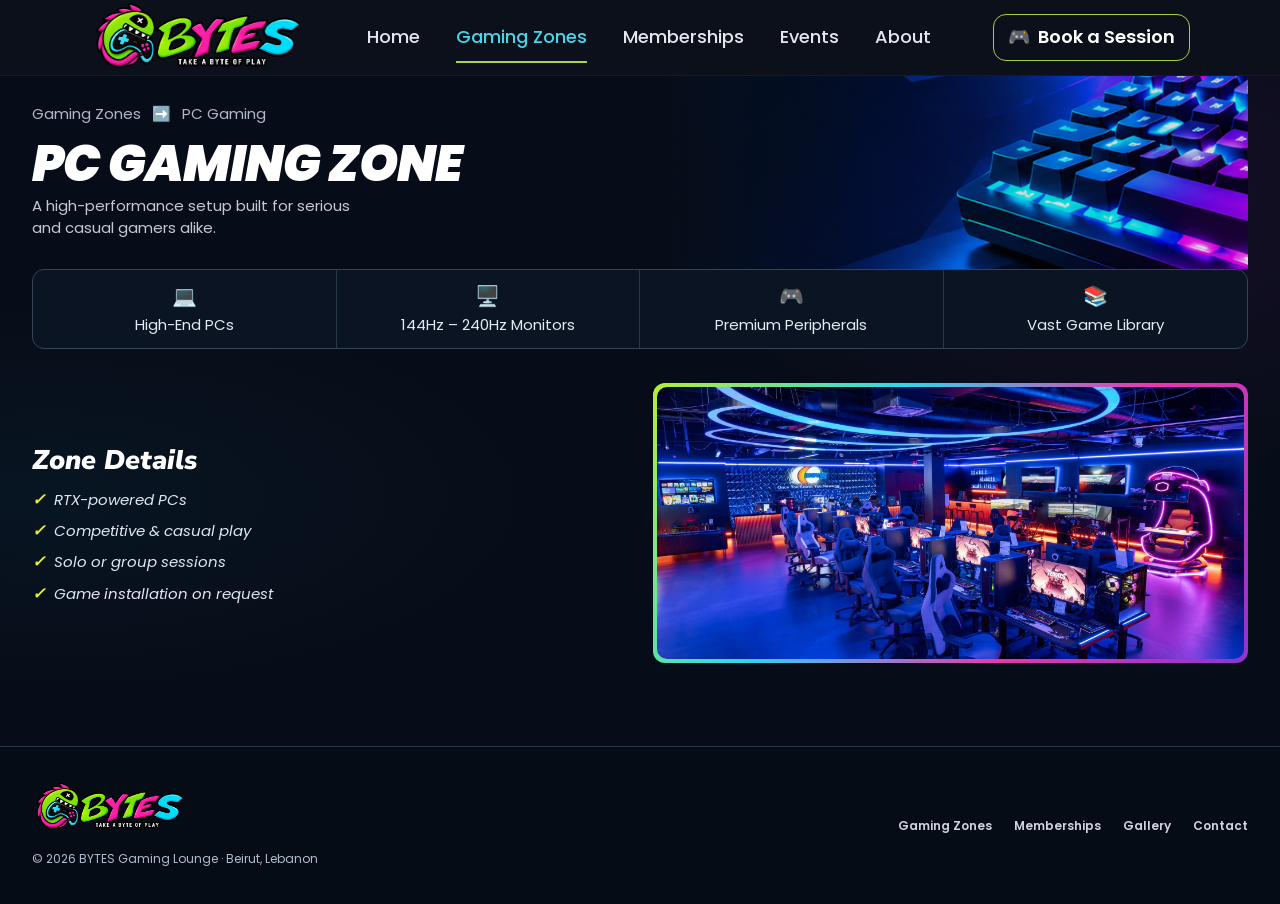
<file: pcgaming.html>
<!doctype html>
<html lang="en">

<head>
    <meta charset="utf-8">
    <meta name="viewport" content="width=device-width,initial-scale=1">
    <title>PC Gaming Zone | BYTES</title>
    <link rel="stylesheet" href="pcgaming.css">
</head>

<body>
    <header class="header">
        <div class="wrap header-inner">

            <a href="homepage.html">
                <img class="logo" src="nobg.png" alt="BYTES Gaming Lounge">
            </a>

            <button class="menu" aria-label="Open navigation">☰</button>

            <nav class="nav">
                <a href="index.html">Home</a>
                <a href="zones.html" class="active">Gaming Zones</a>
                <a href="memberships.html">Memberships</a>
                <a href="events.html">Events</a>
                <a href="about.html">About</a>
            </nav>

            <a class="book-link" href="book-session.html">
                🎮 &nbsp;Book a Session
            </a>

        </div>
    </header>
    <main>
        <section class="wrap page-top image-top">
            <div class="crumb"><a href="zones.html">Gaming Zones </a><span>➡️ </span>PC Gaming</div>
            <h1 class="page-title">PC Gaming Zone</h1>
            <p class="page-intro">A high-performance setup built for serious<br>and casual gamers alike.</p>
        </section>
        <section class="wrap">
            <div class="specs">
                <div class="spec"><strong>💻</strong>High-End PCs</div>
                <div class="spec"><strong>🖥️</strong>144Hz – 240Hz Monitors</div>
                <div class="spec"><strong>🎮</strong>Premium Peripherals</div>
                <div class="spec"><strong>📚</strong>Vast Game Library</div>
            </div>
        </section>
        <section class="wrap section">
            <div class="details">
                <div>
                    <h2>Zone Details</h2>
                    <ul class="checks">
                        <li>RTX-powered PCs</li>
                        <li>Competitive & casual play</li>
                        <li>Solo or group sessions</li>
                        <li>Game installation on request</li>
                    </ul>
                </div>
                <div class="ref-photo" ></div>
            </div>
        </section>
    </main>
    <footer class="footer">
        <div class="wrap footer-inner">

            <div>
                <img src="nobg.png" alt="BYTES">
                <p>© 2026 BYTES Gaming Lounge · Beirut, Lebanon</p>
            </div>

            <div class="footer-links">
                <a href="zones.html">Gaming Zones</a>
                <a href="memberships.html">Memberships</a>
                <a href="gal.html">Gallery</a>
                <a href="contact.html">Contact</a>
            </div>

        </div>
    </footer>
</body>

</html>
</file>
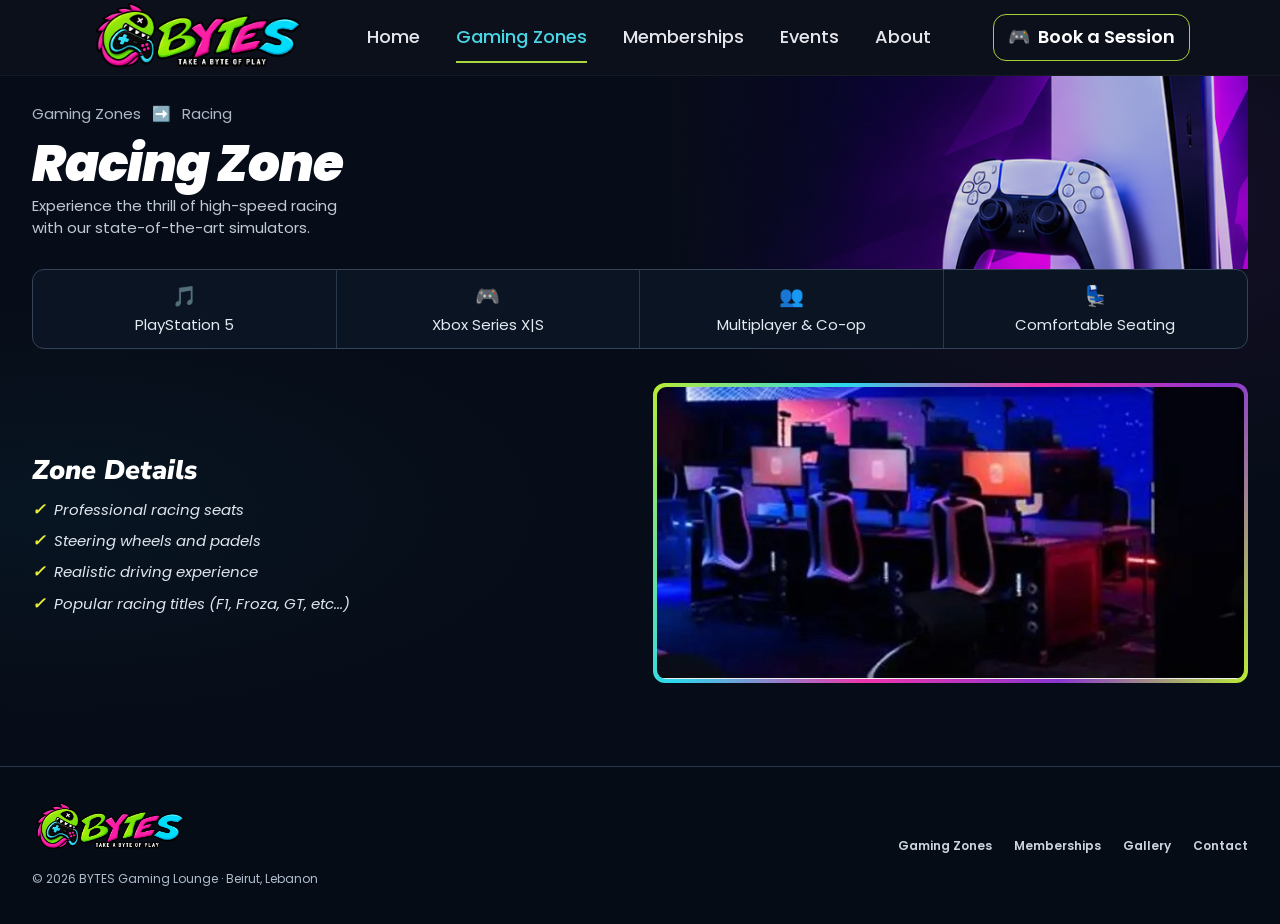
<file: racing.html>
<!doctype html>
<html lang="en">

<head>
    <meta charset="utf-8">
    <meta name="viewport" content="width=device-width,initial-scale=1">
    <title>Racing Zone | BYTES</title>
    <link rel="stylesheet" href="racing.css">
</head>

<body>
    <header class="header">
        <div class="wrap header-inner">

            <a href="homepage.html">
                <img class="logo" src="nobg.png" alt="BYTES Gaming Lounge">
            </a>

            <button class="menu" aria-label="Open navigation">☰</button>

            <nav class="nav">
                <a href="index.html">Home</a>
                <a href="zones.html" class="active">Gaming Zones</a>
                <a href="memberships.html">Memberships</a>
                <a href="events.html">Events</a>
                <a href="about.html">About</a>
            </nav>

            <a class="book-link" href="book-session.html">
                🎮 &nbsp;Book a Session
            </a>

        </div>
    </header>
    <main>
        <section class="wrap page-top image-top">
            <div class="crumb"><a href="zones.html">Gaming Zones</a><span> ➡️ </span>Racing</div>
            <h1 class="page-title">Racing Zone</h1>
            <p class="page-intro">Experience the thrill of high-speed racing<br>with our state-of-the-art simulators.</p>
        </section>
        <section class="wrap">
            <div class="specs">
                <div class="spec"><strong>🎵</strong>PlayStation 5</div>
                <div class="spec"><strong>🎮</strong>Xbox Series X|S</div>
                <div class="spec"><strong>👥</strong>Multiplayer & Co-op</div>
                <div class="spec"><strong>💺</strong>Comfortable Seating</div>
            </div>
        </section>
        <section class="wrap section">
            <div class="details">
                <div>
                    <h2>Zone Details</h2>
                    <ul class="checks">
                        <li>Professional racing seats</li>
                        <li>Steering wheels and padels</li>
                        <li>Realistic driving experience</li>
                        <li>Popular racing titles (F1, Froza, GT, etc...)</li>
                    </ul>
                </div>
                <div class="ref-photo" ></div>
            </div>
        </section>
    </main>
    <footer class="footer">
        <div class="wrap footer-inner">

            <div>
                <img src="nobg.png" alt="BYTES">
                <p>© 2026 BYTES Gaming Lounge · Beirut, Lebanon</p>
            </div>

            <div class="footer-links">
                <a href="zones.html">Gaming Zones</a>
                <a href="memberships.html">Memberships</a>
                <a href="gal.html">Gallery</a>
                <a href="contact.html">Contact</a>
            </div>
        </div>
    </footer>
</body>

</html>
</file>
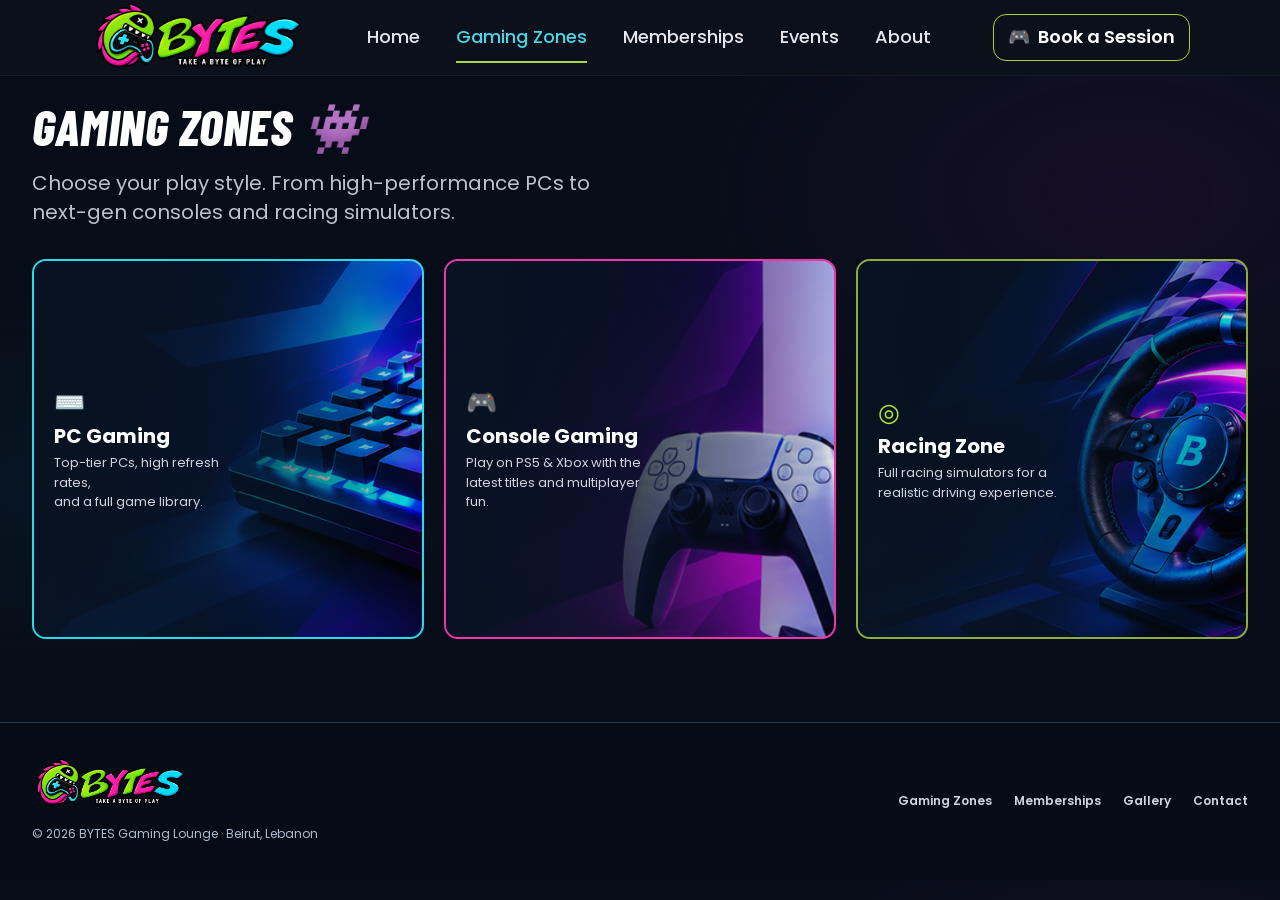
<file: zones.html>
<!doctype html>
<html lang="en">

<head>
    <meta charset="utf-8">
    <meta name="viewport" content="width=device-width,initial-scale=1">
    <title>Gaming Zones | BYTES</title>
    <link rel="stylesheet" href="zones.css">
</head>

<body>

    <header class="header">
        <div class="wrap header-inner">

            <a href="homepage.html">
                <img class="logo" src="nobg.png" alt="BYTES Gaming Lounge">
            </a>

            <button class="menu" aria-label="Open navigation">☰</button>

            <nav class="nav">
                <a href="index.html">Home</a>
                <a href="zones.html" class="active">Gaming Zones</a>
                <a href="memberships.html">Memberships</a>
                <a href="events.html">Events</a>
                <a href="about.html">About</a>
            </nav>

            <a class="book-link" href="book-session.html">
                🎮 &nbsp;Book a Session
            </a>

        </div>
    </header>

    <main>

        <section class="wrap page-top">
            <h1 class="page-title">
                Gaming Zones <span style="color:var(--pink)">👾</span>
            </h1>

            <p class="page-intro">
                Choose your play style. From high-performance PCs to<br>
                next-gen consoles and racing simulators.
            </p>
        </section>

        <section class="wrap section">

            <div class="zone-cards">

                <a class="zone-card pc" href="pcgaming.html">
                    <div>
                        <span class="zone-icon">⌨️</span>
                        <h3>PC Gaming</h3>
                        <p>Top-tier PCs, high refresh rates,<br>and a full game library.</p>
                    </div>
                </a>

                <a class="zone-card console" href="consoling.html">
                    <div>
                        <span class="zone-icon">🎮</span>
                        <h3>Console Gaming</h3>
                        <p>Play on PS5 & Xbox with the<br>latest titles and multiplayer fun.</p>
                    </div>
                </a>

                <a class="zone-card racing" href="racing.html">
                    <div>
                        <span class="zone-icon">◎</span>
                        <h3>Racing Zone</h3>
                        <p>Full racing simulators for a<br>realistic driving experience.</p>
                    </div>
                </a>

            </div>

        </section>

    </main>

    <footer class="footer">
        <div class="wrap footer-inner">

            <div>
                <img src="nobg.png" alt="BYTES">
                <p>© 2026 BYTES Gaming Lounge · Beirut, Lebanon</p>
            </div>

            <div class="footer-links">
                <a href="zones.html">Gaming Zones</a>
                <a href="memberships.html">Memberships</a>
                <a href="gal.html">Gallery</a>
                <a href="contact.html">Contact</a>
            </div>

        </div>
    </footer>

</body>
</html>
</file>
<file: about.css>
@import url('https://fonts.googleapis.com/css2?family=Poppins:wght@400;500;600;700;800;900&family=Barlow+Condensed:wght@700;800;900&family=Inter:wght@400;500;600;700;800;900&family=Nunito+Sans:ital,wght@0,600;0,700;0,800;0,900;1,800;1,900&display=swap');

:root {
    --bg: #070d18;
    --bg2: #0b1422;
    --panel: #0c1726;
    --line: #344357;
    --muted: #c1cbd8;
    --white: #f8f9ff;

    --green: #b9ec35;
    --cyan: #2bd9ed;
    --pink: #ef35ac;
    --purple: #8b35d1;
    --yellow: #e9ed36;
}

* {
    margin: 0;
    padding: 0;
    box-sizing: border-box;
}

html {
    scroll-behavior: smooth;
}

body {
    background:
        radial-gradient(ellipse at 88% 22%, #35104455, transparent 28%),
        radial-gradient(ellipse at 4% 55%, #07354a33, transparent 28%),
        var(--bg);

    color: var(--white);
    font-family: 'Poppins', sans-serif;
    font-size: 14px;
    line-height: 1.5;
    overflow-x: hidden;
}

a {
    text-decoration: none;
    color: inherit;
}

button,
input,
select,
textarea {
    font: inherit;
}

.wrap {
    width: min(1500px, calc(100% - 64px));
    margin: auto;
}

.header {
    min-height: 76px;
    padding: 0 4.5%;
    display: flex;
    align-items: center;
    position: relative;
    z-index: 10;
    background: #0c101b;
    border-bottom: 1px solid #ffffff0c;
}

.header-inner {
    display: flex;
    align-items: center;
    justify-content: space-between;
    gap: 25px;
}

.logo {
    width: 215px;
    height: 60px;
    object-fit: contain;
    object-position: left center;
}

.nav {
    display: flex;
    align-items: center;
    gap: 36px;
}

.nav a {
    font-size: 18px;
    font-weight: 700;
    color: #e6ebf3;
    position: relative;
    padding: 10px 0;
    transition: .2s;
}

.nav a:hover,
.nav a.active {
    color: white;
}

.nav a.active::after {
    content: "";
    height: 3px;
    background: var(--green);
    position: absolute;
    bottom: 0;
    left: 0;
    right: 0;
    box-shadow: 0 0 8px var(--green);
}

.book-link {
    border: 1px solid var(--green);
    border-radius: 30px;
    padding: 11px 18px;
    font-size: 13px;
    font-weight: 800;
    white-space: nowrap;
    transition: .2s;
}

.book-link:hover {
    background: var(--green);
    color: #08101b;
}

.menu {
    display: none;
    background: none;
    border: 1px solid var(--line);
    color: white;
    padding: 8px 12px;
    border-radius: 8px;
    cursor: pointer;
}


.page-top {
    padding: 38px 0 28px;
    min-height: 175px;
    position: relative;
}

.page-title {
    font-family: 'Barlow Condensed', sans-serif;
    font-size: 58px;
    font-weight: 900;
    font-style: italic;
    line-height: .96;
    letter-spacing: -1px;
    text-transform: uppercase;
    color: var(--white);
}

.page-intro {
    font-size: 17px;
    color: #c0cad7;
    margin-top: 12px;
    max-width: 600px;
}

.section {
    padding: 15px 0 55px;
}

.about-layout {
    display: grid;
    grid-template-columns: 1fr 1fr;
    gap: 45px;
    align-items: center;
    margin-bottom: 40px;
}

.about-photo {
    height: 370px;
    border-radius: 16px;
    position: relative;
    overflow: hidden;
    background: url("place.png") center / cover no-repeat;
    box-shadow: 0 10px 35px #00000040;
    isolation: isolate;
    background-size: cover;
}

.about-photo::before {
    content: "";
    position: absolute;
    inset: 0;
    border-radius: 16px;
    padding: 3px;
    background: linear-gradient(135deg,
            #b9ec35,
            #2bd9ed,
            #ef35ac,
            #8b35d1);

    -webkit-mask:
        linear-gradient(#fff 0 0) content-box,
        linear-gradient(#fff 0 0);
    -webkit-mask-composite: xor;
    mask-composite: exclude;
    background-size: cover;
    pointer-events: none;
}

.about-layout h2 {
    font-family: 'Nunito Sans', sans-serif;
    font-size: 30px !important;
    font-weight: 900;
    margin-bottom: 15px;
    color: var(--white);
}

.about-layout p {
    font-size: 16px;
    line-height: 1.9;
    color: #c2ccd9;
    max-width: 650px;
}


.mission-grid {
    display: grid;
    grid-template-columns: repeat(3, 1fr);
    gap: 18px;
    margin-top: 35px;
}

.mission {
    text-align: center;
    padding: 30px 22px;
    border: 1px solid #344357;
    border-radius: 15px;
    background: linear-gradient(145deg, #0c1726, #0a1220);
    transition: .25s;
}

#m1 {
    border: 2px solid var(--pink);
}


#m1 {
    border: 2px solid var(--pink);
}

#m2 {
    border: 2px solid var(--cyan);
}

#m3 {
    border: 2px solid var(--green);
}


.mission:hover {
    border-color: var(--cyan);
    transform: translateY(-5px);
    box-shadow: 0 8px 25px #2bd9ed15;
}

.mission b {
    display: block;
    font-size: 38px;
    color: var(--pink);
    margin-bottom: 12px;
}

.mission:nth-child(2) b {
    color: var(--cyan);
}

.mission:nth-child(3) b {
    color: var(--green);
}

.mission h3 {
    font-family: 'Nunito Sans', sans-serif;
    font-size: 23px;
    font-weight: 900;
    margin-bottom: 10px;
    color: var(--white);
}

.mission p {
    font-size: 14px;
    line-height: 1.7;
    color: var(--muted);
}


.footer {
    border-top: 1px solid #29394c;
    margin-top: 30px;
    padding: 35px 0;
    background: #060c15;
}

.footer-inner {
    display: flex;
    justify-content: space-between;
    align-items: center;
    gap: 25px;
}

.footer img {
    width: 155px;
    object-fit: contain;
}

.footer p,
.footer a {
    font-size: 12px;
    color: #9ba8b8;
}

.footer-links {
    display: flex;
    gap: 22px;
    flex-wrap: wrap;
}

.footer-links a:hover {
    color: var(--green);
}


@media (max-width: 1000px) {

    .nav {
        gap: 20px;
    }

    .nav a {
        font-size: 15px;
    }

    .logo {
        width: 175px;
    }

    .about-layout {
        gap: 28px;
    }

    .about-photo {
        height: 300px;
    }

    .about-layout h2 {
        font-size: 26px !important;
    }

    .about-layout p {
        font-size: 14px;
    }
}


@media (max-width: 760px) {

    .wrap {
        width: calc(100% - 34px);
    }

    .header {
        min-height: 70px;
        padding: 0 17px;
    }

    .logo {
        width: 145px;
        height: 48px;
    }

    .menu {
        display: block;
    }

    .nav {
        display: none;
        position: absolute;
        top: 69px;
        left: 0;
        right: 0;
        background: #081321;
        padding: 18px 22px;
        flex-direction: column;
        align-items: flex-start;
        gap: 10px;
        border-bottom: 1px solid var(--line);
    }

    .nav.open {
        display: flex;
    }

    .nav a {
        font-size: 14px;
        width: 100%;
    }

    .book-link {
        display: none;
    }

    .page-top {
        padding: 30px 0 22px;
        min-height: 135px;
    }

    .page-title {
        font-size: 43px;
    }

    .page-intro {
        font-size: 14px;
    }

    .section {
        padding: 10px 0 35px;
    }

    .about-layout {
        grid-template-columns: 1fr;
        gap: 22px;
        margin-bottom: 25px;
    }

    .about-photo {
        height: 250px;
    }

    .about-layout h2 {
        font-size: 25px !important;
    }

    .about-layout p {
        font-size: 14px;
    }

    .mission-grid {
        grid-template-columns: 1fr;
        gap: 14px;
        margin-top: 25px;
    }

    .mission {
        padding: 24px 18px;
    }

    .mission b {
        font-size: 32px;
    }

    .mission h3 {
        font-size: 21px;
    }

    .mission p {
        font-size: 13px;
    }

    .footer-inner {
        align-items: flex-start;
        flex-direction: column;
        gap: 20px;
    }

    .footer-links {
        gap: 15px;
    }
}
</file>
<file: book-session.css>
@import url('https://fonts.googleapis.com/css2?family=Poppins:wght@400;500;600;700;800;900&family=Barlow+Condensed:wght@700;800;900&family=Inter:wght@400;500;600;700;800;900&family=Nunito+Sans:ital,wght@0,600;0,700;0,800;0,900;1,800;1,900&display=swap');

:root {
    --bg: #070d18;
    --bg2: #0b1422;
    --panel: #0c1726;
    --line: #344357;
    --muted: #c1cbd8;
    --white: #f8f9ff;
    --green: #b9ec35;
    --cyan: #2bd9ed;
    --pink: #ef35ac;
    --purple: #8b35d1;
    --yellow: #e9ed36;
}

* {
    box-sizing: border-box;
    margin: 0;
    padding: 0;
}

html {
    scroll-behavior: smooth;
}

body {
    background:
        radial-gradient(ellipse at 88% 22%, #35104455, transparent 28%),
        radial-gradient(ellipse at 4% 55%, #07354a33, transparent 28%),
        var(--bg);

    color: white;
    font-family: 'Poppins', sans-serif;
    font-size: 14px;
    line-height: 1.45;
    overflow-x: hidden;
}

a {
    color: inherit;
    text-decoration: none;
}

button,
input,
select,
textarea {
    font: inherit;
}

.wrap {
    width: min(1500px, calc(100% - 64px));
    margin: auto;
}


.header {
    min-height: 76px;
    padding: 0 4.5%;
    display: flex;
    align-items: center;
    position: relative;
    z-index: 10;
    background: #0c101b;
    border-bottom: 1px solid #ffffff0c;
}

.header-inner {
    display: flex;
    align-items: center;
    justify-content: space-between;
    gap: 25px;
}

.logo {
    width: 215px;
    object-fit: contain;
    object-position: left center;
    flex-shrink: 0;
    display: flex;
    align-items: center;
}

.nav {
    display: flex;
    align-items: center;
    gap: 36px;
}

.nav a {
    font-size: 18px;
    font-weight: 500;
    color: #e5e5eb;
    position: relative;
    padding: 12px 0;
    transition: 0.3s;
    white-space: nowrap;
}

.nav a:hover,
.nav a.active {
    color: #48d5e6;
}

.nav a.active::after {
    content: "";
    position: absolute;
    width: 100%;
    height: 2px;
    bottom: 0;
    left: 0;
    background: #a9d63d;
    box-shadow: 0 0 8px #a9d63d;
}

.book-link {
    border: 1.5px solid #a6cf3c;
    border-radius: 13px;
    padding: 9px 14px;
    font-size: 18px;
    font-weight: 600;
    white-space: nowrap;
    transition: 0.3s;
}

.book-link:hover {
    background: #a6cf3c;
    color: #10151e;
}

.menu {
    display: none;
    background: none;
    border: none;
    color: white;
    font-size: 26px;
    cursor: pointer;
}

.page-top {
    padding: 27px 0 20px;
    min-height: 142px;
    position: relative;
}

.page-title {
    font-family: 'Poppins', sans-serif;
    font-size: 50px;
    font-weight: 900;
    text-transform: uppercase;
    font-style: italic;
    line-height: 0.95;
    letter-spacing: 0.5px;
}

.page-intro {
    font-size: 15px;
    color: #bfc2cc;
    margin-top: 18px;
    max-width: 580px;
}


.booking-grid {
    display: grid;
    grid-template-columns: 1.1fr 0.9fr;
    gap: 30px;
    align-items: center;
    margin: 15px 0 35px;
    padding-left: 180px;
}


.form-panel {
    border: 1px solid #3e536c;
    border-radius: 16px;
    padding: 28px;
    background: #0b1524;
    box-shadow: 0 0 20px #00000020;
}

.zone-tabs {
    display: flex;
    flex-wrap: wrap;
    gap: 10px;
    margin-bottom: 22px;
}

.zone-tabs span {
    border: 1px solid #43536a;
    border-radius: 25px;
    padding: 9px 17px;
    font-size: 13px;
    font-weight: 600;
    color: #e5eaf2;
    cursor: pointer;
    transition: 0.3s;
}

.zone-tabs span:first-child {
    background: var(--green);
    color: #09111a;
    border-color: var(--green);
}

.zone-tabs span:hover {
    border-color: var(--cyan);
    color: var(--cyan);
}

.zone-tabs span:first-child:hover {
    background: var(--green);
    color: #09111a;
}


.form-grid {
    display: grid;
    grid-template-columns: 1fr 1fr;
    gap: 18px;
}

.field {
    display: flex;
    flex-direction: column;
    gap: 8px;
}

.field.full {
    grid-column: 1 / -1;
}

.field label {
    font-size: 14px;
    color: #dce4ee;
    font-weight: 600;
}

.field input,
.field select,
.field textarea {
    width: 100%;
    background: #081321;
    border: 1px solid #43536a;
    color: white;
    border-radius: 10px;
    padding: 13px 14px;
    font-family: 'Poppins', sans-serif;
    font-size: 13px;
    outline: none;
    transition: 0.3s;
}

.field input:focus,
.field select:focus,
.field textarea:focus {
    border-color: var(--cyan);
    box-shadow: 0 0 10px #2bd9ed25;
}

.field input::placeholder,
.field textarea::placeholder {
    color: #8290a3;
}

.field select option {
    background: #0b1524;
    color: white;
}

.field textarea {
    min-height: 120px;
    resize: vertical;
}

.booking-photo {
    transform: translateX(100px);
    height: 420px;
    border: 3px solid transparent;
    border-radius: 16px;

    background:
        linear-gradient(0deg, transparent, transparent) padding-box,
        url('bookingpage.jpg') center / cover no-repeat padding-box,
        linear-gradient(135deg, #b9ec35, #2bd9ed, #ef35ac, #8b35d1) border-box;

    position: relative;
    overflow: hidden;
}

.booking-photo::before {
    content: "";
    position: absolute;
    inset: 0;
    border-radius: 13px;
    background: linear-gradient(
        0deg,
        #07101be8 0%,
        transparent 55%
    );
    pointer-events: none;
}
.booking-photo::after {
    content: "✓ Instant confirmation  •  ✓ Choose your game zone  •  ✓ Group booking";
    position: absolute;
    bottom: 18px;
    left: 18px;
    right: 18px;
    background: #07101bd9;
    border: 1px solid #43536a;
    border-radius: 10px;
    padding: 14px;
    font-size: 12px;
    font-weight: 600;
    color: white;
    text-align: center;
}

.btn {
    display: inline-flex;
    align-items: center;
    justify-content: center;
    gap: 8px;
    border-radius: 12px;
    padding: 12px 20px;
    font-size: 14px;
    font-weight: 700;
    border: 1px solid var(--cyan);
    transition: 0.3s;
    cursor: pointer;
}

.btn-green {
    background: var(--green);
    border-color: var(--green);
    color: #09111a;
}

.btn-green:hover {
    filter: brightness(1.12);
    transform: translateY(-2px);
}

.btn-outline {
    background: transparent;
    color: white;
}

.btn-outline:hover {
    background: #2bd9ed22;
    color: var(--cyan);
}

.form-panel .btn {
    width: 100%;
    margin-top: 10px;
}


.notice {
    display: none;
    color: var(--green);
    font-size: 13px;
    margin-top: 15px;
}

.notice.show {
    display: block;
}


.footer {
    border-top: 1px solid #29394c;
    margin-top: 45px;
    padding: 35px 0;
    background: #060c15;
}

.footer-inner {
    display: flex;
    justify-content: space-between;
    align-items: center;
    gap: 30px;
}

.footer img {
    width: 155px;
    height: auto;
    margin-bottom: 10px;
}

.footer p {
    font-size: 12px;
    color: #aebdce;
    line-height: 1.7;
}

.footer-links {
    display: flex;
    gap: 22px;
    flex-wrap: wrap;
    align-items: center;
}

.footer-links a {
    font-size: 12px;
    font-weight: 600;
    color: #cbd5e1;
    transition: 0.3s;
}

.footer-links a:hover {
    color: var(--green);
}

@media (max-width: 1000px) {

    .nav {
        gap: 18px;
    }

    .logo {
        width: 160px;
    }

    .page-title {
        font-size: 40px;
    }

    .page-intro {
        font-size: 13px;
    }

    .booking-grid {
        grid-template-columns: 1fr 0.8fr;
        gap: 20px;
    }

    .form-panel {
        padding: 22px;
    }

    .booking-photo {
        height: 380px;
    }

}


@media (max-width: 760px) {

    .wrap {
        width: calc(100% - 34px);
    }

    .header {
        height: 70px;
        min-height: 70px;
        flex-wrap: wrap;
        padding: 12px 5%;
    }

    .logo {
        width: 150px;
        height: 45px;
    }

    .menu {
        display: block;
        margin-left: auto;
    }

    .book-link {
        display: none;
    }

    .nav {
        display: none;
        position: absolute;
        top: 69px;
        left: 0;
        right: 0;
        width: 100%;
        background: #081321;
        padding: 15px 22px;
        flex-direction: column;
        align-items: flex-start;
        gap: 8px;
        border-bottom: 1px solid var(--line);
    }

    .nav.open {
        display: flex;
    }

    .nav a {
        font-size: 16px;
        width: 100%;
    }

    .page-top {
        padding: 25px 0 20px;
    }

    .page-title {
        font-size: 36px;
    }

    .page-intro {
        font-size: 14px;
    }

    .booking-grid {
        grid-template-columns: 1fr;
        gap: 22px;
    }

    .form-panel {
        padding: 20px;
    }

    .form-grid {
        grid-template-columns: 1fr;
        gap: 15px;
    }

    .field.full {
        grid-column: auto;
    }

    .field label {
        font-size: 13px;
    }

    .field input,
    .field select,
    .field textarea {
        padding: 12px;
    }

    .booking-photo {
        height: 260px;
    }

    .zone-tabs {
        gap: 8px;
    }

    .zone-tabs span {
        font-size: 12px;
        padding: 8px 13px;
    }

    .footer {
        padding: 28px 0;
    }

    .footer-inner {
        align-items: flex-start;
        flex-direction: column;
        gap: 22px;
    }

    .footer img {
        width: 145px;
    }

    .footer p {
        font-size: 11px;
    }

    .footer-links {
        gap: 15px;
    }

    .footer-links a {
        font-size: 12px;
    }

}
</file>
<file: consoling.css>
@import url('https://fonts.googleapis.com/css2?family=Poppins:wght@400;500;600;700;800;900&family=Barlow+Condensed:wght@700;800;900&family=Inter:wght@400;500;600;700;800;900&family=Nunito+Sans:ital,wght@0,600;0,700;0,800;0,900;1,800;1,900&display=swap');

:root {
    --bg: #070d18;
    --bg2: #0b1422;
    --panel: #0c1726;
    --line: #344357;
    --muted: #c1cbd8;
    --white: #f8f9ff;
    --green: #b9ec35;
    --cyan: #2bd9ed;
    --pink: #ef35ac;
    --purple: #8b35d1;
    --yellow: #e9ed36;
}

* {
    box-sizing: border-box;
    margin: 0;
    padding: 0;
}

html {
    scroll-behavior: smooth;
}

body {
    background:
        radial-gradient(ellipse at 88% 22%, #35104455, transparent 28%),
        radial-gradient(ellipse at 4% 55%, #07354a33, transparent 28%),
        var(--bg);

    color: white;
    font-family: 'Poppins', sans-serif;
    font-size: 14px;
    line-height: 1.45;
    overflow-x: hidden;
}

a {
    color: inherit;
    text-decoration: none;
}

button,
input,
select,
textarea {
    font: inherit;
}

.wrap {
    width: min(1500px, calc(100% - 64px));
    margin: auto;
}

.header {
    min-height: 76px;
    padding: 0 4.5%;
    display: flex;
    align-items: center;
    position: relative;
    z-index: 10;
    background: #0c101b;
    border-bottom: 1px solid #ffffff0c;
}

.header-inner {
    display: flex;
    align-items: center;
    justify-content: space-between;
    gap: 25px;
}

.logo {
    width: 215px;
    object-fit: contain;
    object-position: left center;
    flex-shrink: 0;
    display: flex;
    align-items: center;
}

.nav {
    display: flex;
    align-items: center;
    gap: 36px;
}

.nav a {
    font-size: 18px;
    font-weight: 500;
    color: #e5e5eb;
    position: relative;
    padding: 12px 0;
    transition: 0.3s;
    white-space: nowrap;
}

.nav a:hover,
.nav a.active {
    color: #48d5e6;
}

.nav a.active::after {
    content: "";
    position: absolute;
    width: 100%;
    height: 2px;
    bottom: 0;
    left: 0;
    background: #a9d63d;
}

.book-link {
    border: 1.5px solid #a6cf3c;
    border-radius: 13px;
    padding: 9px 14px;
    font-size: 18px;
    font-weight: 600;
    white-space: nowrap;
    transition: 0.3s;
}

.book-link:hover {
    background: #a6cf3c;
    color: #10151e;
}

.menu {
    display: none;
    background: none;
    border: none;
    color: white;
    font-size: 26px;
    cursor: pointer;
}

.page-top {
    padding: 27px 0 20px;
    min-height: 142px;
    position: relative;
}

.page-title {
    font-family: 'Poppins', sans-serif;
    font-size: 50px;
    font-weight: 900;
    text-transform: uppercase;
    font-style: italic;
    line-height: 0.95;
    letter-spacing: 0.5px;
}

.page-intro {
    font-size: 15px;
    color: #bfc2cc;
    margin-top: 18px;
    max-width: 580px;
}



.page-top {
    padding: 27px 0 20px;
    min-height: 142px;
    position: relative;
}

.crumb {
    font-size: 15px;
    color: #aeb9c8;
    margin-bottom: 15px;

}

.crumb span {
    color: var(--green);
    margin: 0 7px;
}

.page-title {
    font-family: 'Poppins', sans-serif;
    font-size: 50px;
    font-weight: 900;
    font-style: italic;
    line-height: .96;
    letter-spacing: -1px;
    text-transform: none;
    text-transform: uppercase;

}

.page-intro {
    font-size: 15px;
    color: #c0cad7;
    margin-top: 7px;
    max-width: 480px;
}

.page-top.image-top {
    min-height: 185px;
}

.page-top.image-top:after {
    content: "";
    position: absolute;
    right: 0;
    top: 0;
    bottom: -8px;
    width: 48%;
    z-index: -1;
    background:
        linear-gradient(90deg, var(--bg), transparent 35%),
        url('consoling(1).png') center/cover;
    opacity: .85;
}

.specs {
    display: grid;
    grid-template-columns: repeat(4, 1fr);
    border: 1px solid #344357;
    border-radius: 12px;
    background: #0a1422;
    margin: 8px 0 22px;
    overflow: hidden;
}

.spec {
    padding: 12px 8px;
    text-align: center;
    border-right: 1px solid #28394c;
    font-size: 15px;
    color: #e3eaf2;
}

.spec:last-child {
    border: 0;
}

.spec strong {
    display: block;
    font-size: 20px;
    color: var(--cyan);
    margin-bottom: 3px;
}

.spec:nth-child(3) strong {
    color: var(--pink);
}

.spec:nth-child(4) strong {
    color: var(--green);
}

.section {
    padding: 12px 0 38px;
}

.details {
    display: grid;
    grid-template-columns: 1fr 1fr;
    gap: 26px;
    align-items: center;
}

.details h2 {
    font-family: 'Nunito Sans', Inter, sans-serif;
    font-size: 27px;
    font-weight: 900;
    margin-bottom: 8px;
    font-style: italic;

}

.checks {
    list-style: none;
    display: grid;
    gap: 8px;
    font-style: italic;

}

.checks li {
    font-size: 15px;
    color: #e0e6ef;
}

.checks li:before {
    content: "✓";
    color: var(--yellow);
    font-size: 16px;
    font-weight: 900;
    margin-right: 9px;
}

.ref-photo {
    height: 280px;
    border: 2px solid transparent;
    border-radius: 12px;
    background:
        linear-gradient(120deg, #b9ec35, #2bd9ed, #ef35ac, #8b35d1) border-box;
    position: relative;
    isolation: isolate;
}

.ref-photo::before {
    content: "";
    position: absolute;
    inset: 2px;
    border-radius: 10px;
    background: url('game.webp') center/cover;
    z-index: -1;
}

@media (max-width: 760px) {

    .page-title {
        font-size: 36px;
    }

    .page-top.image-top:after {
        width: 100%;
        opacity: .25;
    }

    .specs {
        grid-template-columns: 1fr 1fr;
    }

    .spec:nth-child(2) {
        border-right: 0;
    }

    .spec:nth-child(-n+2) {
        border-bottom: 1px solid #28394c;
    }

    .details {
        grid-template-columns: 1fr;
    }

    .ref-photo {
        height: 180px;
    }
}

.footer {
    border-top: 1px solid #29394c;
    margin-top: 45px;
    padding: 35px 0;
    background: #060c15;
}

.footer-inner {
    display: flex;
    justify-content: space-between;
    align-items: center;
    gap: 30px;
}

.footer img {
    width: 155px;
    height: auto;
    margin-bottom: 10px;
}

.footer p {
    font-size: 12px;
    color: #aebdce;
    line-height: 1.7;
}

.footer-links {
    display: flex;
    gap: 22px;
    flex-wrap: wrap;
    align-items: center;
}

.footer-links a {
    font-size: 12px;
    font-weight: 600;
    color: #cbd5e1;
    transition: 0.3s;
}

.footer-links a:hover {
    color: var(--green);
}

@media (max-width: 1000px) {

    .nav {
        gap: 18px;
    }

    .logo {
        width: 160px;
    }

    .page-title {
        font-size: 30px;
    }

    .page-intro {
        font-size: 13px;
    }

    .zone-cards {
        grid-template-columns: repeat(2, minmax(0, 1fr));
        gap: 18px;
    }

    .zone-card {
        height: 300px;
    }
}

@media (max-width: 760px) {

    .wrap {
        width: calc(100% - 34px);
    }

    .header {
        height: 70px;
        min-height: 70px;
        flex-wrap: wrap;
        padding: 12px 5%;
    }

    .logo {
        width: 150px;
        height: 45px;
    }

    .menu {
        display: block;
        margin-left: auto;
    }

    .book-link {
        display: none;
    }

    .nav {
        display: none;
        position: absolute;
        top: 69px;
        left: 0;
        right: 0;
        width: 100%;
        background: #081321;
        padding: 15px 22px;
        flex-direction: column;
        align-items: flex-start;
        gap: 8px;
        border-bottom: 1px solid var(--line);
    }

    .nav.open {
        display: flex;
    }

    .nav a {
        font-size: 16px;
        width: 100%;
    }

    .page-top {
        padding: 25px 0 20px;
    }

    .page-title {
        font-size: 36px;
    }

    .page-intro {
        font-size: 14px;
    }

    .zone-cards {
        grid-template-columns: 1fr;
        gap: 15px;
    }

    .zone-card {
        height: 220px;
        padding: 18px;
    }

    .zone-card h3 {
        font-size: 20px;
    }

    .zone-card p {
        font-size: 13px;
    }

    .footer {
        padding: 28px 0;
    }

    .footer-inner {
        align-items: flex-start;
        flex-direction: column;
        gap: 22px;
    }

    .footer img {
        width: 145px;
    }

    .footer p {
        font-size: 11px;
    }

    .footer-links {
        gap: 15px;
    }

    .footer-links a {
        font-size: 12px;
    }
}
</file>
<file: contact.css>
@import url('https://fonts.googleapis.com/css2?family=Poppins:wght@400;500;600;700;800;900&family=Barlow+Condensed:wght@700;800;900&family=Inter:wght@400;500;600;700&display=swap');


:root {
    --green: #4DFF42;
    --pink: #ED00B5;
    --blue: #15B9E8;
    --purple: #8b35d1;

    --bg: #0c111d;
    --panel: #111b2a;
    --border: #29394c;

    --white: #ffffff;
    --muted: #9ba8b8;
}

* {
    margin: 0;
    padding: 0;
    box-sizing: border-box;
}

html {
    scroll-behavior: smooth;
}

body {
    background: #0c111d;
    color: white;
    font-family: 'Poppins', sans-serif;
    font-size: 14px;
    line-height: 1.45;
    overflow-x: hidden;
}

a {
    text-decoration: none;
    color: inherit;
}

button,
input,
textarea {
    font-family: inherit;
}

.wrap {
    width: min(1200px, 90%);
    margin: auto;
}


.header {
    min-height: 76px;
    padding: 0 4.5%;
    background: #0c101b;
    border-bottom: 1px solid #29394c;
}

.header-inner {
    min-height: 76px;
    display: flex;
    justify-content: space-between;
    align-items: center;
    gap: 25px;
}

.logo {
    width: 215px;
    height: auto;
    display: block;
    object-fit: contain;
}

.nav {
    display: flex;
    align-items: center;
    gap: 36px;
}

.nav a {
    color: #cbd5e1;
    font-size: 18px;
    font-weight: 500;
    position: relative;
    transition: 0.3s;
    white-space: nowrap;
}

.nav a:hover,
.nav a.active {
    color: white;
}

.nav a.active::after {
    content: "";
    position: absolute;
    bottom: -10px;
    left: 0;
    width: 100%;
    height: 3px;
    background: var(--green);
    border-radius: 5px;
}

.book-link {
    display: inline-flex;
    align-items: center;
    justify-content: center;
    white-space: nowrap;

    border: 1.5px solid #a6cf3c;
    border-radius: 13px;
    padding: 9px 14px;

    color: white;
    font-size: 18px;
    font-weight: 600;

    transition: 0.3s;
}

.book-link:hover {
    background: var(--green);
    color: #080e18;
    transform: translateY(-2px);
}

.menu {
    display: none;
}

.page-top {
    padding-top: 65px;
    padding-bottom: 25px;
}

.page-title {
    font-family: 'Barlow Condensed', sans-serif;
    font-size: 65px;
    font-weight: 900;
    line-height: 1.05;
    text-transform: uppercase;
    font-style: italic;
}

.page-title::after {
    content: "";
    display: block;
    width: 75px;
    height: 5px;
    margin-top: 13px;
    background: var(--green);
    border-radius: 5px;
}

.page-intro {
    color: #aebdce;
    font-size: 15px;
    line-height: 1.8;
    margin-top: 18px;
    max-width: 650px;
}


.section {
    padding-top: 25px;
    padding-bottom: 65px;
}

.contact-grid {
    display: grid;
    grid-template-columns: 0.9fr 1.3fr;
    gap: 30px;
    align-items: stretch;
}


.contact-list {
    background:
        radial-gradient(circle at top left, rgba(21, 185, 232, 0.10), transparent 45%),
        linear-gradient(145deg, #131e2e, #0f1725);

    border: 1px solid #29394c;
    border-radius: 15px;
    padding: 38px 32px;

    display: flex;
    flex-direction: column;
    justify-content: space-between;
    gap: 28px;
}

.contact-line {
    display: flex;
    align-items: center;
    gap: 18px;
}

.contact-line > strong {
    width: 52px;
    height: 52px;
    min-width: 52px;

    display: flex;
    justify-content: center;
    align-items: center;

    background: #1b293b;
    border: 1px solid #34465c;
    border-radius: 11px;

    font-size: 23px;
}

.contact-line div {
    display: flex;
    flex-direction: column;
    gap: 6px;
}

.contact-line b {
    font-size: 16px;
    font-weight: 700;
    color: white;
}

.contact-line small {
    color: #aebdce;
    font-size: 13px;
    line-height: 1.6;
}

.contact-list > div:last-child {
    border-top: 1px solid #29394c;
    padding-top: 24px;
    margin-top: 5px;
    letter-spacing: 4px;
    font-size: 22px !important;
}


.form-panel {
    background:
        radial-gradient(circle at top right, rgba(237, 0, 181, 0.07), transparent 40%),
        #111b2a;

    border: 1px solid #29394c;
    border-radius: 15px;
    padding: 38px;
}

.form-grid {
    display: grid;
    grid-template-columns: 1fr;
    gap: 25px;
}

.field {
    display: flex;
    flex-direction: column;
    gap: 11px;
}

.field.full {
    grid-column: 1 / -1;
}

.field label {
    color: white;
    font-size: 14px;
    font-weight: 600;
}

.field input,
.field textarea {
    width: 100%;
    background: #0b1421;
    border: 1px solid #304057;
    border-radius: 9px;
    padding: 16px 18px;

    color: white;
    font-size: 14px;

    outline: none;
    transition: 0.3s;
}

.field input {
    height: 55px;
}

.field textarea {
    min-height: 180px;
    resize: vertical;
}

.field input::placeholder,
.field textarea::placeholder {
    color: #78879a;
}

.field input:focus,
.field textarea:focus {
    border-color: var(--green);
    box-shadow: 0 0 0 3px rgba(77, 255, 66, 0.09);
}


.btn {
    border: none;
    cursor: pointer;
    padding: 16px 25px;
    border-radius: 9px;
    font-size: 14px;
    font-weight: 800;
    transition: 0.3s;
}

.btn-green {
    background: var(--green);
    color: #080e18;
}

.btn-green:hover {
    background: white;
    transform: translateY(-2px);
    box-shadow: 0 7px 20px rgba(77, 255, 66, 0.15);
}

.notice {
    color: var(--green);
    font-size: 13px;
    margin-top: 15px;
}



.footer {
    width: 100%;
    border-top: 1px solid #29394c;
    margin-top: 30px;
    padding: 35px 0;
    background: #060c15;
}

.footer-inner {
    display: flex;
    justify-content: space-between;
    align-items: center;
    gap: 25px;
    flex-wrap: wrap;
}

.footer img {
    width: 155px;
    height: auto;
    display: block;
    margin-bottom: 10px;
}

.footer p {
    font-size: 12px;
    color: #9ba8b8;
    line-height: 1.7;
}

.footer-links {
    display: flex;
    align-items: center;
    flex-wrap: wrap;
    gap: 20px;
}

.footer-links a {
    font-size: 12px;
    color: #9ba8b8;
    transition: 0.3s;
}

.footer-links a:hover {
    color: var(--green);
}



@media (max-width: 1100px) {

    .logo {
        width: 175px;
    }

    .nav {
        gap: 20px;
    }

    .nav a {
        font-size: 15px;
    }

    .book-link {
        font-size: 14px;
    }

}

@media (max-width: 800px) {

    .header {
        padding: 0 5%;
    }

    .header-inner {
        flex-wrap: wrap;
    }

    .menu {
        display: block;
        background: transparent;
        border: 1px solid #29394c;
        color: white;
        padding: 8px 13px;
        border-radius: 7px;
        font-size: 22px;
        cursor: pointer;
    }

    .nav {
        width: 100%;
        justify-content: center;
        flex-wrap: wrap;
        gap: 20px;
        padding: 12px 0;
    }

    .book-link {
        display: none;
    }

    .contact-grid {
        grid-template-columns: 1fr;
    }

    .contact-list {
        gap: 25px;
    }

}

@media (max-width: 550px) {

    .logo {
        width: 150px;
    }

    .nav {
        gap: 14px;
    }

    .nav a {
        font-size: 12px;
    }

    .page-top {
        padding-top: 45px;
    }

    .page-title {
        font-size: 48px;
    }

    .contact-list,
    .form-panel {
        padding: 23px;
    }

    .contact-line b {
        font-size: 14px;
    }

    .contact-line small {
        font-size: 12px;
    }

    .footer-inner {
        flex-direction: column;
        align-items: flex-start;
        gap: 22px;
    }

    .footer-links {
        gap: 15px;
    }

}
</file>
<file: events.css>
@import url('https://fonts.googleapis.com/css2?family=Poppins:wght@400;500;600;700;800;900&family=Barlow+Condensed:wght@700;800;900&family=Inter:wght@400;500;600;700;800;900&family=Nunito+Sans:wght@400;600;700;800;900&display=swap');

/* =========================
   GENERAL SETTINGS
========================= */

* {
    margin: 0;
    padding: 0;
    box-sizing: border-box;
}

html {
    scroll-behavior: smooth;
}

body {
    background:
        radial-gradient(circle at 15% 15%, rgba(43, 217, 237, 0.07), transparent 28%),
        radial-gradient(circle at 85% 35%, rgba(139, 53, 209, 0.08), transparent 30%),
        #070d18;

    color: #f8f9ff;
    font-family: 'Poppins', sans-serif;
    font-size: 14px;
    line-height: 1.45;
    overflow-x: hidden;
}

a {
    text-decoration: none;
    color: inherit;
}

button {
    font-family: inherit;
}

.wrap {
    width: min(1500px, calc(100% - 64px));
    margin: auto;
}


/* =========================
   HEADER
========================= */

.header {
    min-height: 76px;
    padding: 0 4.5%;
    background: #0c101b;
    border-bottom: 1px solid #29394c;
    position: relative;
    z-index: 100;
}

.header-inner {
    min-height: 76px;
    display: flex;
    justify-content: space-between;
    align-items: center;
    gap: 25px;
}

.logo {
    width: 215px;
    display: block;
}

.nav {
    display: flex;
    align-items: center;
    gap: 30px;
}

.nav a {
    color: #c1cbd8;
    font-size: 18px;
    font-weight: 600;
    position: relative;
    transition: 0.25s ease;
}

.nav a:hover,
.nav a.active {
    color: #48d5e6;
}

.nav a.active::after {
    content: "";
    position: absolute;
    width: 100%;
    height: 3px;
    background: #a9d63d;
    left: 0;
    bottom: -10px;
    border-radius: 5px;
}

.book-link {
    background: #b9ec35;
    color: #101014;
    padding: 11px 19px;
    border-radius: 7px;
    font-size: 13px;
    font-weight: 800;
    white-space: nowrap;
    transition: 0.25s ease;
}

.book-link:hover {
    background: #2bd9ed;
    transform: translateY(-2px);
}

.menu {
    display: none;
    background: transparent;
    border: 0;
    color: white;
    font-size: 27px;
    cursor: pointer;
}


/* =========================
   PAGE INTRO
========================= */

.page-top {
    padding-top: 55px;
    padding-bottom: 30px;
}

.page-title {
    font-family: 'Barlow Condensed', sans-serif;
    font-size: 50px;
    font-weight: 900;
    text-transform: uppercase;
    line-height: 0.95;
    letter-spacing: 0.5px;
    margin-bottom: 10px;
}

.page-intro {
    color: #c1cbd8;
    font-size: 15px;
}


/* =========================
   EVENTS SECTION
========================= */

.section {
    padding-bottom: 55px;
}

.event-feature {
    display: grid;
    grid-template-columns: 1fr 1fr;
    align-items: stretch;
    gap: 30px;
    min-height: 340px;
    padding: 30px;
    margin-bottom: 38px;

    background: linear-gradient(135deg, #101d30, #0b1422);
    border: 1px solid #344357;
    border-radius: 15px;
    overflow: hidden;
    position: relative;
}

.event-feature > div:first-child {
    display: flex;
    flex-direction: column;
    justify-content: center;
    align-items: flex-start;
}

.pill {
    display: inline-block;
    padding: 6px 13px;
    background: rgba(185, 236, 53, 0.13);
    border: 1px solid #b9ec35;
    border-radius: 30px;
    color: #b9ec35;
    font-size: 11px;
    font-weight: 800;
    text-transform: uppercase;
    letter-spacing: 1px;
    margin-bottom: 18px;
}

.event-feature h2 {
    font-family: 'Barlow Condensed', sans-serif;
    font-size: 43px;
    font-weight: 900;
    text-transform: uppercase;
    font-style: italic;
    line-height: 1;
    margin-bottom: 17px;
}

.event-feature p {
    color: #c1cbd8;
    font-size: 14px;
    line-height: 2;
}


/* =========================
   MAIN EVENT PHOTO
   FIFA 27
========================= */

.event-art {
    min-height: 280px;
    width: 100%;
    border-radius: 12px;
    border: 2px solid transparent;

    background:
        linear-gradient(#0b1422, #0b1422) padding-box,
        linear-gradient(120deg, #b9ec35, #2bd9ed, #ef35ac, #8b35d1) border-box;

    background-image:
        linear-gradient(rgba(7, 13, 24, 0.05), rgba(7, 13, 24, 0.2)),
        url("pic1.jpg");

    background-position: center;
    background-size: cover;
    background-repeat: no-repeat;

    position: relative;
    overflow: hidden;
}


/* =========================
   BUTTONS
========================= */

.btn {
    display: inline-flex;
    justify-content: center;
    align-items: center;
    padding: 10px 17px;
    border: 1px solid #344357;
    border-radius: 7px;
    background: #142237;
    color: #f8f9ff;
    font-size: 12px;
    font-weight: 800;
    transition: 0.25s ease;
    white-space: nowrap;
}

.btn:hover {
    border-color: #2bd9ed;
    color: #2bd9ed;
    transform: translateY(-2px);
}

.btn-green {
    background: #b9ec35;
    border-color: #b9ec35;
    color: #101014;
}

.btn-green:hover {
    background: #2bd9ed;
    border-color: #2bd9ed;
    color: #101014;
}


/* =========================
   MORE EVENTS
========================= */

.section > h2 {
    font-family: 'Nunito Sans', sans-serif !important;
    font-size: 17px !important;
    font-weight: 900;
    color: #f8f9ff;
    margin-bottom: 15px !important;
}

.event-list {
    display: flex;
    flex-direction: column;
    gap: 14px;
}

.event-row {
    display: flex;
    align-items: center;
    gap: 20px;
    padding: 15px 18px;

    background: #0b1422;
    border: 1px solid #344357;
    border-radius: 11px;
    transition: 0.25s ease;
}

.event-row:hover {
    border-color: #2bd9ed;
    transform: translateY(-2px);
}

.event-row > div:nth-child(2) {
    flex: 1;
}

.event-row h3 {
    font-family: 'Nunito Sans', sans-serif;
    font-size: 16px;
    font-weight: 900;
    margin-bottom: 5px;
}

.event-row p {
    color: #9ba8b8;
    font-size: 12px;
}


/* =========================
   EVENT THUMBNAILS
========================= */

.event-thumb {
    width: 105px;
    height: 75px;
    flex-shrink: 0;
    border-radius: 8px;
    border: 1px solid #344357;
    background-position: center;
    background-size: cover;
    background-repeat: no-repeat;
}


.event-row:nth-child(1) .event-thumb {
    background-image: url("valorant.webp");
}


.event-row:nth-child(2) .event-thumb {
    background-image: url("racinglounge.webp");
}


.event-row:nth-child(3) .event-thumb {
    background-image: url("gamenight.webp");
}


.footer {
    border-top: 1px solid #29394c;
    margin-top: 30px;
    padding: 35px 0;
    background: #060c15;
}

.footer-inner {
    display: flex;
    justify-content: space-between;
    align-items: center;
    gap: 25px;
    flex-wrap: wrap;
}

.footer-inner > div:first-child img {
    width: 155px;
    display: block;
    margin-bottom: 8px;
}

.footer-inner > div:first-child p {
    font-size: 12px;
    color: #9ba8b8;
}

.footer-links {
    display: flex;
    align-items: center;
    flex-wrap: wrap;
    gap: 20px;
}

.footer-links a {
    font-size: 12px;
    color: #9ba8b8;
    transition: 0.25s ease;
}

.footer-links a:hover {
    color: #b9ec35;
}



@media (max-width: 1000px) {

    .header {
        padding: 0 3%;
    }

    .logo {
        width: 175px;
    }

    .nav {
        gap: 17px;
    }

    .nav a {
        font-size: 12px;
    }

    .book-link {
        padding: 10px 13px;
        font-size: 11px;
    }

    .event-feature {
        gap: 20px;
        padding: 23px;
    }

    .event-feature h2 {
        font-size: 36px;
    }
}


@media (max-width: 760px) {

    .wrap {
        width: calc(100% - 36px);
    }

    .header-inner {
        flex-wrap: wrap;
        min-height: 70px;
    }

    .logo {
        width: 155px;
    }

    .menu {
        display: block;
        margin-left: auto;
    }

    .nav {
        display: none;
        width: 100%;
        flex-direction: column;
        align-items: flex-start;
        gap: 20px;
        padding: 18px 0;
        order: 4;
    }

    .nav.open {
        display: flex;
    }

    .nav a {
        font-size: 14px;
    }

    .nav a.active::after {
        bottom: -5px;
    }

    .book-link {
        font-size: 10px;
        padding: 9px 11px;
    }

    .page-top {
        padding-top: 40px;
        padding-bottom: 25px;
    }

    .page-title {
        font-size: 42px;
    }

    .page-intro {
        font-size: 13px;
    }

    .event-feature {
        grid-template-columns: 1fr;
        padding: 20px;
        gap: 22px;
    }

    .event-feature h2 {
        font-size: 35px;
    }

    .event-art {
        min-height: 230px;
    }

    .event-row {
        gap: 13px;
        padding: 12px;
    }

    .event-thumb {
        width: 85px;
        height: 70px;
    }

    .event-row h3 {
        font-size: 14px;
    }

    .event-row p {
        font-size: 11px;
    }

    .event-row .btn {
        padding: 9px 10px;
        font-size: 10px;
    }

    .footer-inner {
        flex-direction: column;
        align-items: flex-start;
    }

    .footer-links {
        gap: 15px;
    }
}


@media (max-width: 450px) {

    .wrap {
        width: calc(100% - 28px);
    }

    .logo {
        width: 130px;
    }

    .book-link {
        font-size: 9px;
        padding: 8px;
    }

    .page-title {
        font-size: 36px;
    }

    .event-feature {
        padding: 16px;
    }

    .event-feature h2 {
        font-size: 30px;
    }

    .event-art {
        min-height: 190px;
    }

    .event-row {
        flex-wrap: wrap;
    }

    .event-row > div:nth-child(2) {
        min-width: 120px;
    }

    .event-row .btn {
        width: 100%;
    }

    .event-thumb {
        width: 75px;
        height: 65px;
    }

    .footer-links {
        gap: 12px;
    }
}
</file>
<file: gal.css>
@import url('https://fonts.googleapis.com/css2?family=Poppins:wght@400;500;600;700;800;900&family=Barlow+Condensed:wght@700;800;900&family=Inter:wght@400;500;600;700&display=swap');



:root {
    --green: #4DFF42;
    --pink: #ED00B5;
    --blue: #15B9E8;
    --purple: #8b35d1;

    --bg: #0c111d;
    --panel: #111b2a;
    --border: #29394c;

    --white: #ffffff;
    --muted: #9ba8b8;
}

* {
    margin: 0;
    padding: 0;
    box-sizing: border-box;
}

html {
    scroll-behavior: smooth;
}

body {
    background: #0c111d;
    color: white;
    font-family: 'Poppins', sans-serif;
    font-size: 14px;
    overflow-x: hidden;
}

a {
    text-decoration: none;
    color: inherit;
}

button {
    font-family: inherit;
    cursor: pointer;
}

.wrap {
    width: min(1200px, 90%);
    margin: auto;
}



.header {
    min-height: 76px;
    padding: 0 4.5%;
    background: #0c101b;
    border-bottom: 1px solid #29394c;
}

.header-inner {
    min-height: 76px;
    display: flex;
    justify-content: space-between;
    align-items: center;
    gap: 25px;
}

.logo {
    width: 215px;
    height: auto;
    display: block;
    object-fit: contain;
}

.nav {
    display: flex;
    align-items: center;
    gap: 36px;
}

.nav a {
    color: #cbd5e1;
    font-size: 18px;
    font-weight: 500;
    position: relative;
    white-space: nowrap;
    transition: 0.3s;
}

.nav a:hover,
.nav a.active {
    color: white;
}

.nav a.active::after {
    content: "";
    position: absolute;
    bottom: -10px;
    left: 0;
    width: 100%;
    height: 3px;
    background: var(--green);
    border-radius: 5px;
}

.book-link {
    display: inline-flex;
    align-items: center;
    justify-content: center;
    white-space: nowrap;

    border: 1.5px solid #a6cf3c;
    border-radius: 13px;
    padding: 9px 14px;

    color: white;
    font-size: 18px;
    font-weight: 600;

    transition: 0.3s;
}

.book-link:hover {
    background: var(--green);
    color: #080e18;
    transform: translateY(-2px);
}

.menu {
    display: none;
}



.page-top {
    padding-top: 65px;
    padding-bottom: 25px;
}

.page-title {
    font-family: 'Barlow Condensed', sans-serif;
    font-size: 65px;
    font-weight: 900;
    line-height: 1.05;
    text-transform: uppercase;
}

.page-title::after {
    content: "";
    display: block;
    width: 75px;
    height: 5px;
    margin-top: 13px;
    background: var(--green);
    border-radius: 5px;
}

.page-intro {
    color: #aebdce;
    font-size: 15px;
    line-height: 1.8;
    margin-top: 18px;
}

.section {
    padding-top: 25px;
    padding-bottom: 65px;
}


.filters,
.gallery-filters {
    display: flex;
    justify-content: center;
    align-items: center;
    flex-wrap: wrap;
    gap: 12px;
    margin-bottom: 35px;
}

.filter,
.filter-btn {
    background: #131d2c;
    border: 1px solid #29394c;
    color: #aeb9c8;

    padding: 11px 22px;
    border-radius: 30px;

    font-size: 12px;
    font-weight: 700;

    transition: 0.3s;
}

.filter:hover,
.filter.active,
.filter-btn:hover,
.filter-btn.active {
    background: var(--green);
    color: #080e18;
    border-color: var(--green);
}



.gallery {
    display: grid;
    grid-template-columns: repeat(3, 1fr);
    grid-auto-rows: 260px;
    gap: 20px;
    margin-bottom: 55px;
}

.gallery-item {
    position: relative;
    overflow: hidden;
    border-radius: 13px;
    border: 1px solid #29394c;
    background: #131d2c;
    min-height: 250px;
}

.gallery-item img {
    width: 100%;
    height: 100%;
    display: block;
    object-fit: cover;
    transition: transform 0.5s;
}

.gallery-item:hover img {
    transform: scale(1.07);
}

.gallery-item:not(:has(img)) {
    background:
        linear-gradient(145deg, rgba(21, 185, 232, 0.15), transparent),
        #131d2c;
}

.gallery-item:not(:has(img))::after {
    content: attr(data-name);
    position: absolute;
    left: 22px;
    bottom: 22px;
    color: white;
    font-family: 'Barlow Condensed', sans-serif;
    font-size: 25px;
    font-weight: 800;
}


.gallery-hero {
    min-height: 470px;
    display: flex;
    align-items: center;

    background:
        linear-gradient(90deg, rgba(5, 10, 19, 0.96), rgba(5, 10, 19, 0.55)),
        url("nobg.png") center/cover no-repeat;

    border-top: 1px solid #29394c;
    border-bottom: 1px solid #29394c;
}

.hero-content {
    padding-top: 65px;
    padding-bottom: 65px;
}

.section-tag {
    color: var(--green);
    font-size: 12px;
    font-weight: 800;
    letter-spacing: 3px;
}

.hero-content h1 {
    font-family: 'Barlow Condensed', sans-serif;
    font-size: clamp(55px, 8vw, 95px);
    font-weight: 900;
    line-height: 1;
    margin: 20px 0;
}

.hero-content h1 span {
    color: var(--green);
}

.hero-content p {
    color: #c0cad7;
    font-size: 15px;
    line-height: 1.9;
    max-width: 600px;
    margin-bottom: 30px;
}

.hero-btn {
    display: inline-block;
    background: var(--green);
    color: #080e18;
    padding: 14px 27px;
    border-radius: 8px;
    font-size: 13px;
    font-weight: 800;
    transition: 0.3s;
}

.hero-btn:hover {
    background: white;
    transform: translateY(-3px);
}

.gallery-intro {
    text-align: center;
    padding-top: 85px;
    padding-bottom: 40px;
}

.gallery-intro h2 {
    font-family: 'Barlow Condensed', sans-serif;
    font-size: clamp(40px, 5vw, 60px);
    font-weight: 900;
    margin: 18px 0;
}

.gallery-intro h2 span {
    color: var(--green);
}

.gallery-intro p {
    max-width: 700px;
    margin: auto;
    color: var(--muted);
    font-size: 14px;
    line-height: 1.9;
}


.gallery-section {
    padding-top: 25px;
    padding-bottom: 85px;
}

.gallery-grid {
    display: grid;
    grid-template-columns: repeat(3, 1fr);
    grid-auto-rows: 270px;
    gap: 20px;
}

.gallery-grid .gallery-item {
    position: relative;
    overflow: hidden;
    border-radius: 13px;
    border: 1px solid #29394c;
    background: #131d2c;
    cursor: pointer;
    min-height: 0;
}

.gallery-grid .gallery-item.large {
    grid-column: span 2;
}

.gallery-grid .gallery-item img {
    width: 100%;
    height: 100%;
    object-fit: cover;
    display: block;
    transition: transform 0.5s;
}

.gallery-grid .gallery-item:hover img {
    transform: scale(1.08);
}



.gallery-overlay {
    position: absolute;
    inset: 0;

    display: flex;
    flex-direction: column;
    justify-content: flex-end;

    padding: 27px;

    background: linear-gradient(
        transparent 15%,
        rgba(4, 9, 17, 0.92) 100%
    );

    transition: 0.3s;
}

.gallery-grid .gallery-item:hover .gallery-overlay {
    background: linear-gradient(
        transparent 5%,
        rgba(4, 9, 17, 0.96) 100%
    );
}

.gallery-overlay span {
    color: var(--green);
    font-size: 11px;
    font-weight: 800;
    letter-spacing: 2px;
}

.gallery-overlay h3 {
    font-family: 'Barlow Condensed', sans-serif;
    font-size: 29px;
    font-weight: 800;
    margin-top: 7px;
    text-transform: uppercase;
}


.gallery-cta {
    text-align: center;
    padding: 85px 20px;

    background:
        radial-gradient(
            circle at center,
            rgba(77, 255, 66, 0.09),
            transparent 65%
        ),
        #080e18;

    border-top: 1px solid #29394c;
    border-bottom: 1px solid #29394c;
}

.gallery-cta h2 {
    font-family: 'Barlow Condensed', sans-serif;
    font-size: clamp(40px, 5vw, 60px);
    font-weight: 900;
    margin: 18px 0;
}

.gallery-cta h2 span {
    color: var(--green);
}

.gallery-cta p {
    color: var(--muted);
    font-size: 14px;
    margin-bottom: 28px;
}

.cta-btn {
    display: inline-block;
    padding: 15px 30px;
    background: var(--green);
    color: #080e18;
    border-radius: 8px;
    font-size: 13px;
    font-weight: 800;
    transition: 0.3s;
}

.cta-btn:hover {
    background: white;
    transform: translateY(-3px);
}



.footer {
    width: 100%;
    border-top: 1px solid #29394c;
    margin-top: 30px;
    padding: 35px 0;
    background: #060c15;
}

.footer-inner {
    display: flex;
    justify-content: space-between;
    align-items: center;
    gap: 25px;
    flex-wrap: wrap;
}

.footer img {
    width: 155px;
    height: auto;
    display: block;
    margin-bottom: 10px;
}

.footer p {
    font-size: 12px;
    color: #9ba8b8;
    line-height: 1.7;
}

.footer-links {
    display: flex;
    align-items: center;
    flex-wrap: wrap;
    gap: 20px;
}

.footer-links a {
    font-size: 12px;
    color: #9ba8b8;
    transition: 0.3s;
}

.footer-links a:hover {
    color: var(--green);
}



@media (max-width: 1100px) {

    .logo {
        width: 175px;
    }

    .nav {
        gap: 20px;
    }

    .nav a {
        font-size: 15px;
    }

    .book-link {
        font-size: 14px;
    }

}

@media (max-width: 800px) {

    .header {
        padding: 0 5%;
    }

    .header-inner {
        flex-wrap: wrap;
    }

    .menu {
        display: block;
        background: transparent;
        border: 1px solid #29394c;
        color: white;
        padding: 8px 13px;
        border-radius: 7px;
        font-size: 22px;
        cursor: pointer;
    }

    .nav {
        width: 100%;
        justify-content: center;
        flex-wrap: wrap;
        gap: 20px;
        padding: 12px 0;
    }

    .book-link {
        display: none;
    }

    .gallery,
    .gallery-grid {
        grid-template-columns: repeat(2, 1fr);
    }

    .gallery-grid .gallery-item.large {
        grid-column: span 2;
    }

}

@media (max-width: 550px) {

    .logo {
        width: 150px;
    }

    .nav {
        gap: 14px;
    }

    .nav a {
        font-size: 12px;
    }

    .page-top {
        padding-top: 45px;
    }

    .page-title {
        font-size: 48px;
    }

    .gallery,
    .gallery-grid {
        grid-template-columns: 1fr;
        grid-auto-rows: 240px;
    }

    .gallery-grid .gallery-item.large {
        grid-column: span 1;
    }

    .filters,
    .gallery-filters {
        gap: 8px;
    }

    .filter,
    .filter-btn {
        padding: 9px 14px;
        font-size: 10px;
    }

    .gallery-hero {
        min-height: 380px;
    }

    .gallery-overlay {
        padding: 20px;
    }

    .footer-inner {
        flex-direction: column;
        align-items: flex-start;
        gap: 22px;
    }

    .footer-links {
        gap: 15px;
    }

}
</file>
<file: membership.css>
@import url('https://fonts.googleapis.com/css2?family=Poppins:wght@400;500;600;700;800;900&family=Barlow+Condensed:wght@700;800;900&family=Inter:wght@400;500;600;700;800;900&family=Nunito+Sans:ital,wght@0,600;0,700;0,800;0,900;1,800;1,900&display=swap');


* {
    margin: 0;
    padding: 0;
    box-sizing: border-box;
}

html {
    scroll-behavior: smooth;
}

body {
    background:
        radial-gradient(circle at 15% 15%, #111e30 0%, transparent 35%),
        radial-gradient(circle at 85% 65%, #101a2a 0%, transparent 35%),
        #070d18;

    color: #f8f9ff;
    font-family: 'Poppins', sans-serif;
    font-size: 14px;
    line-height: 1.45;
    overflow-x: hidden;
    font-style: italic;

}

a {
    text-decoration: none;
    color: inherit;
}

.wrap {
    width: min(1500px, calc(100% - 64px));
    margin: auto;
}

.header {
    min-height: 76px;
    padding: 0 4.5%;
    background: #0c101b;
    border-bottom: 1px solid #29394c;
    position: relative;
    z-index: 100;
}

.header-inner {
    min-height: 76px;
    display: flex;
    justify-content: space-between;
    align-items: center;
    gap: 25px;
}

.logo {
    width: 215px;
    height: auto;
    display: block;
}

.nav {
    display: flex;
    align-items: center;
    gap: 30px;
}

.nav a {
    font-size: 18px;
    font-weight: 500;
    color: #e5e5eb;
    position: relative;
    padding: 12px 0;
    white-space: nowrap;
    transition: color 0.3s ease;
}


.nav a:hover {
    color: #48d5e6;
}


.nav a.active {
    color: #48d5e6;
}


.nav a.active::after {
    content: "";
    position: absolute;
    width: 100%;
    height: 2px;
    bottom: 0;
    left: 0;
    background: #a9d63d;
}

.header-btn {
    border: 1px solid #a6cf3c;
    border-radius: 13px;
    padding: 10px 22px;
    color: #f8f9ff;
    font-size: 17px;
    font-weight: 600;
    white-space: nowrap;
    transition: 0.3s ease;
}

.header-btn:hover {
    background: #a6cf3c;
    color: #070d18;
}

.menu-toggle {
    display: none;
    border: none;
    background: transparent;
    color: white;
    font-size: 27px;
    cursor: pointer;
}



.page-top {
    padding-top: 55px;
    padding-bottom: 30px;
}

.page-title {
    color: #f8f9ff;
    font-family: 'Barlow Condensed', sans-serif;
    font-size: 50px;
    font-weight: 800;
    text-transform: uppercase;
    font-style: italic;
    line-height: 0.95;
    letter-spacing: 0.5px;
    margin-bottom: 10px;
}

.page-intro {
    color: #c1cbd8;
    font-size: 15px;
}



.section {
    padding-bottom: 60px;
}

.cards {
    display: grid;
    grid-template-columns: repeat(3, minmax(0, 1fr));
    gap: 22px;
    align-items: stretch;
}

.price-card {
    position: relative;
    min-height: 390px;
    padding: 30px 27px;
    display: flex;
    flex-direction: column;
    align-items: flex-start;

    background: linear-gradient(145deg, #111e30, #0b1422);
    border: 1px solid #344357;
    border-radius: 18px;

    transition: transform 0.3s ease, border-color 0.3s ease;
}

.price-card:hover {
    transform: translateY(-5px);
    border-color: #48d5e6;
}

.price-card.popular {
    border: 2px solid #a9d63d;
    background: linear-gradient(145deg, #182a2b, #0b1422);
}

.price-icon {
    font-size: 38px;
    margin-bottom: 13px;
    color: #2bd9ed;
}

.crown {
    color: #b9ec35;
}

.elite-icon {
    color: #ef35ac;
}

.price-card h2 {
    font-size: 23px;
    font-weight: 700;
    margin-bottom: 12px;
}

.price {
    font-size: 36px;
    font-weight: 800;
    color: #b9ec35;
    margin-bottom: 22px;
}

.price small {
    font-size: 14px;
    font-weight: 500;
    color: #c1cbd8;
}

.tag {
    position: absolute;
    top: 15px;
    right: 15px;
    padding: 6px 12px;
    background: #b9ec35;
    color: #101014;
    border-radius: 20px;
    font-size: 11px;
    font-weight: 800;
}

.checks {
    list-style: none;
    margin-bottom: 25px;
    width: 100%;
}

.checks li {
    position: relative;
    padding-left: 25px;
    margin-bottom: 12px;
    color: #c1cbd8;
    font-size: 13px;
}

.checks li::before {
    content: "✓";
    position: absolute;
    left: 0;
    color: #b9ec35;
    font-weight: 800;
}

.btn {
    display: block;
    width: 100%;
    margin-top: auto;
    padding: 12px 15px;
    text-align: center;

    border: 1px solid #344357;
    border-radius: 10px;

    color: #f8f9ff;
    font-size: 14px;
    font-weight: 700;

    transition: 0.3s ease;
}

.btn:hover {
    border-color: #2bd9ed;
    color: #2bd9ed;
}

.btn-green {
    background: #b9ec35;
    border-color: #b9ec35;
    color: #101014;
}

.btn-green:hover {
    background: #d0ff52;
    border-color: #d0ff52;
    color: #101014;
}



.member-benefits {
    width: 100%;
    min-height: 135px;

    display: grid;
    grid-template-columns: 1.4fr repeat(4, 1fr);
    align-items: center;

    background: #0b1422;
    border: 2px solid #344357;
    border-radius: 18px;

    padding: 20px 15px;
    margin-top: 28px;

    box-shadow: inset 0 0 15px #00000030;
}

.benefit-item {
    min-height: 85px;

    display: flex;
    flex-direction: column;
    align-items: center;
    justify-content: center;

    text-align: center;
    gap: 10px;

    border-right: 1px solid #344357;
}

.benefit-item:last-child {
    border-right: none;
}

.main-benefit {
    flex-direction: row;
    gap: 17px;
    justify-content: center;
}

.main-benefit h3 {
    font-size: 19px;
    font-weight: 800;
    line-height: 1.3;
    color: white;
    text-align: left;
}

.benefit-icon {
    font-size: 32px;
    font-weight: 800;
    line-height: 1;
}

.main-benefit .crown {
    font-size: 48px;
}

.purple {
    color: #a94de8;
}

.cyan {
    color: #2bd9ed;
}

.green {
    color: #4dff42;
}

.pink {
    color: #ef35ac;
}

.benefit-item p {
    font-size: 14px;
    font-weight: 700;
    line-height: 1.4;
    color: #f8f9ff;
}



.footer {
    border-top: 1px solid #29394c;
    margin-top: 30px;
    padding: 35px 0;
    background: #060c15;
}

.footer-inner {
    display: flex;
    justify-content: space-between;
    align-items: center;
    gap: 25px;
    flex-wrap: wrap;
}

.footer-logo img {
    width: 155px;
    display: block;
    margin-bottom: 10px;
}

.footer-logo p,
.footer-bottom p {
    font-size: 12px;
    color: #9ba8b8;
}

.footer-links {
    display: flex;
    align-items: center;
    flex-wrap: wrap;
    gap: 20px;
}

.footer-links a {
    font-size: 12px;
    color: #9ba8b8;
    transition: color 0.3s ease;
}

.footer-links a:hover {
    color: #b9ec35;
}

.footer-bottom {
    width: 100%;
    display: flex;
    justify-content: space-between;
    gap: 15px;
    border-top: 1px solid #29394c;
    padding-top: 18px;
    margin-top: 10px;
}



@media (max-width: 1000px) {

    .logo {
        width: 160px;
    }

    .nav {
        gap: 17px;
    }

    .nav a {
        font-size: 14px;
    }

    .header-btn {
        font-size: 14px;
        padding: 9px 15px;
    }

    .cards {
        gap: 15px;
    }

    .price-card {
        padding: 25px 19px;
    }

    .price {
        font-size: 30px;
    }

    .member-benefits {
        grid-template-columns: 1.2fr repeat(4, 1fr);
    }

    .main-benefit h3 {
        font-size: 15px;
    }

    .benefit-item p {
        font-size: 12px;
    }
}



@media (max-width: 760px) {

    .wrap {
        width: calc(100% - 34px);
    }

    .header {
        padding: 0 17px;
    }

    .header-inner {
        min-height: 70px;
    }

    .logo {
        width: 150px;
    }

    .menu-toggle {
        display: block;
    }

    .header-btn {
        display: none;
    }

    .nav {
        display: none;

        position: absolute;
        top: 70px;
        left: 0;
        width: 100%;

        flex-direction: column;
        align-items: stretch;
        gap: 0;

        padding: 12px 25px;
        background: #0c101b;
        border-bottom: 1px solid #344357;
    }

    .nav.open {
        display: flex;
    }

    .nav a {
        padding: 13px 0;
        font-size: 16px;
        border-bottom: 1px solid #29394c;
    }

    .nav a:last-child {
        border-bottom: none;
    }

    .nav a.active::after {
        width: 45px;
    }

    .page-top {
        padding-top: 38px;
    }

    .page-title {
        font-size: 36px;
    }

    .page-intro {
        font-size: 14px;
    }

    .cards {
        grid-template-columns: 1fr;
        gap: 20px;
    }

    .price-card {
        min-height: 350px;
        padding: 27px;
    }

    .member-benefits {
        grid-template-columns: repeat(5, minmax(0, 1fr));
        min-height: 115px;
        padding: 12px 5px;
    }

    .benefit-item {
        min-height: 75px;
        gap: 8px;
    }

    .main-benefit {
        flex-direction: column;
        gap: 8px;
    }

    .main-benefit h3 {
        font-size: 11px;
        text-align: center;
    }

    .benefit-icon {
        font-size: 23px;
    }

    .main-benefit .crown {
        font-size: 32px;
    }

    .benefit-item p {
        font-size: 10px;
    }

    .footer-inner {
        flex-direction: column;
        align-items: flex-start;
    }

    .footer-links {
        gap: 14px;
    }

    .footer-bottom {
        flex-direction: column;
        gap: 8px;
    }
}



@media (max-width: 450px) {

    .page-title {
        font-size: 32px;
    }

    .price-card {
        padding: 23px 20px;
    }

    .member-benefits {
        min-height: 100px;
        padding: 9px 3px;
    }

    .benefit-item {
        min-height: 65px;
    }

    .main-benefit h3,
    .benefit-item p {
        font-size: 9px;
    }

    .main-benefit .crown {
        font-size: 25px;
    }

    .benefit-icon {
        font-size: 18px;
    }

    .footer-links {
        gap: 10px;
    }
}
</file>
<file: pcgaming.css>
@import url('https://fonts.googleapis.com/css2?family=Poppins:wght@400;500;600;700;800;900&family=Barlow+Condensed:wght@700;800;900&family=Inter:wght@400;500;600;700;800;900&family=Nunito+Sans:ital,wght@0,600;0,700;0,800;0,900;1,800;1,900&display=swap');

:root {
    --bg: #070d18;
    --bg2: #0b1422;
    --panel: #0c1726;
    --line: #344357;
    --muted: #c1cbd8;
    --white: #f8f9ff;
    --green: #b9ec35;
    --cyan: #2bd9ed;
    --pink: #ef35ac;
    --purple: #8b35d1;
    --yellow: #e9ed36;
}

* {
    box-sizing: border-box;
    margin: 0;
    padding: 0;
}

html {
    scroll-behavior: smooth;
}

body {
    background:
        radial-gradient(ellipse at 88% 22%, #35104455, transparent 28%),
        radial-gradient(ellipse at 4% 55%, #07354a33, transparent 28%),
        var(--bg);

    color: white;
    font-family: 'Poppins', sans-serif;
    font-size: 14px;
    line-height: 1.45;
    overflow-x: hidden;
}

a {
    color: inherit;
    text-decoration: none;
}

button,
input,
select,
textarea {
    font: inherit;
}

.wrap {
    width: min(1500px, calc(100% - 64px));
    margin: auto;
}

.header {
    min-height: 76px;
    padding: 0 4.5%;
    display: flex;
    align-items: center;
    position: relative;
    z-index: 10;
    background: #0c101b;
    border-bottom: 1px solid #ffffff0c;
}

.header-inner {
    display: flex;
    align-items: center;
    justify-content: space-between;
    gap: 25px;
}

.logo {
    width: 215px;
    object-fit: contain;
    object-position: left center;
    flex-shrink: 0;
    display: flex;
    align-items: center;
}

.nav {
    display: flex;
    align-items: center;
    gap: 36px;
}

.nav a {
    font-size: 18px;
    font-weight: 500;
    color: #e5e5eb;
    position: relative;
    padding: 12px 0;
    transition: 0.3s;
    white-space: nowrap;
}

.nav a:hover,
.nav a.active {
    color: #48d5e6;
}

.nav a.active::after {
    content: "";
    position: absolute;
    width: 100%;
    height: 2px;
    bottom: 0;
    left: 0;
    background: #a9d63d;
}

.book-link {
    border: 1.5px solid #a6cf3c;
    border-radius: 13px;
    padding: 9px 14px;
    font-size: 18px;
    font-weight: 600;
    white-space: nowrap;
    transition: 0.3s;
}

.book-link:hover {
    background: #a6cf3c;
    color: #10151e;
}

.menu {
    display: none;
    background: none;
    border: none;
    color: white;
    font-size: 26px;
    cursor: pointer;
}

.page-top {
    padding: 27px 0 20px;
    min-height: 142px;
    position: relative;
}

.page-title {
    font-family: 'Barlow Condensed', sans-serif;
    font-size: 50px;
    font-weight: 800;
    text-transform: uppercase;
    font-style: italic;
    line-height: 0.95;
    letter-spacing: 0.5px;
}

.page-intro {
    font-size: 20px;
    color: #bfc2cc;
    margin-top: 18px;
    max-width: 580px;
}


/* =========================
   PC GAMING PAGE
========================= */

/* PAGE TOP */

.page-top {
    padding: 27px 0 20px;
    min-height: 142px;
    position: relative;
}

.crumb {
    font-size: 15px;
    color: #aeb9c8;
    margin-bottom: 15px;
}

.crumb span {
    color: #b9ec35;
    margin: 0 7px;
}

.page-title {
    font-family: 'Poppins', sans-serif;
    font-size: 50px;
    font-weight: 900;
    font-style: italic;
    line-height: .96;
    letter-spacing: -1px;
}

.page-intro {
    font-size: 15px;
    color: #c0cad7;
    margin-top: 7px;
    max-width: 480px;
}

.page-top.image-top {
    min-height: 185px;
}

.page-top.image-top:after {
    content: "";
    position: absolute;
    right: 0;
    top: 0;
    bottom: -8px;
    width: 48%;
    z-index: -1;
    background:
        linear-gradient(90deg, #070d18, transparent 35%),
        url('pcimage.png') center/cover;
    opacity: .85;
}


.specs {
    display: grid;
    grid-template-columns: repeat(4, 1fr);
    border: 1px solid #344357;
    border-radius: 12px;
    background: #0a1422;
    margin: 8px 0 22px;
    overflow: hidden;
}

.spec {
    padding: 12px 8px;
    text-align: center;
    border-right: 1px solid #28394c;
    font-size: 15px;
    color: #e3eaf2;
}

.spec:last-child {
    border: 0;
}

.spec strong {
    display: block;
    font-size: 20px;
    color: #2bd9ed;
    margin-bottom: 3px;
}

.spec:nth-child(3) strong {
    color: #ef35ac;
}

.spec:nth-child(4) strong {
    color: #b9ec35;
}



.section {
    padding: 12px 0 38px;
}

.details {
    display: grid;
    grid-template-columns: 1fr 1fr;
    gap: 26px;
    align-items: center;
}

.details h2 {
    font-family: 'Nunito Sans', Inter, sans-serif;
    font-size: 27px;
    font-weight: 900;
    margin-bottom: 8px;
    font-style: italic;

}

.checks {
    list-style: none;
    display: grid;
    gap: 8px;
    font-style: italic;

}

.checks li {
    font-size: 15px;
    color: #e0e6ef;
}

.checks li:before {
    content: "✓";
    color: #e9ed36;
    font-size: 16px;
    font-weight: 900;
    margin-right: 9px;
}



.ref-photo {
    height: 280px;
    border: 2px solid transparent;
    border-radius: 12px;
    background:
        linear-gradient(120deg, #b9ec35, #2bd9ed, #ef35ac, #8b35d1) border-box;
    position: relative;
    isolation: isolate;
}

.ref-photo::before {
    content: "";
    position: absolute;
    inset: 2px;
    border-radius: 10px;
    background: url('pc.jpg') center/cover;
    z-index: -1;
}

@media (max-width: 760px) {

    .page-title {
        font-size: 36px;
    }

    .page-top.image-top:after {
        width: 100%;
        opacity: .25;
    }

    .specs {
        grid-template-columns: 1fr 1fr;
    }

    .spec:nth-child(2) {
        border-right: 0;
    }

    .spec:nth-child(-n+2) {
        border-bottom: 1px solid #28394c;
    }

    .details {
        grid-template-columns: 1fr;
    }

    .ref-photo {
        height: 180px;
    }
}

.footer {
    border-top: 1px solid #29394c;
    margin-top: 45px;
    padding: 35px 0;
    background: #060c15;
}

.footer-inner {
    display: flex;
    justify-content: space-between;
    align-items: center;
    gap: 30px;
}

.footer img {
    width: 155px;
    height: auto;
    margin-bottom: 10px;
}

.footer p {
    font-size: 12px;
    color: #aebdce;
    line-height: 1.7;
}

.footer-links {
    display: flex;
    gap: 22px;
    flex-wrap: wrap;
    align-items: center;
}

.footer-links a {
    font-size: 12px;
    font-weight: 600;
    color: #cbd5e1;
    transition: 0.3s;
}

.footer-links a:hover {
    color: var(--green);
}

@media (max-width: 1000px) {

    .nav {
        gap: 18px;
    }

    .logo {
        width: 160px;
    }

    .page-title {
        font-size: 30px;
    }

    .page-intro {
        font-size: 13px;
    }

    .zone-cards {
        grid-template-columns: repeat(2, minmax(0, 1fr));
        gap: 18px;
    }

    .zone-card {
        height: 300px;
    }
}

@media (max-width: 760px) {

    .wrap {
        width: calc(100% - 34px);
    }

    .header {
        height: 70px;
        min-height: 70px;
        flex-wrap: wrap;
        padding: 12px 5%;
    }

    .logo {
        width: 150px;
        height: 45px;
    }

    .menu {
        display: block;
        margin-left: auto;
    }

    .book-link {
        display: none;
    }

    .nav {
        display: none;
        position: absolute;
        top: 69px;
        left: 0;
        right: 0;
        width: 100%;
        background: #081321;
        padding: 15px 22px;
        flex-direction: column;
        align-items: flex-start;
        gap: 8px;
        border-bottom: 1px solid var(--line);
    }

    .nav.open {
        display: flex;
    }

    .nav a {
        font-size: 16px;
        width: 100%;
    }

    .page-top {
        padding: 25px 0 20px;
    }

    .page-title {
        font-size: 36px;
    }

    .page-intro {
        font-size: 14px;
    }

    .zone-cards {
        grid-template-columns: 1fr;
        gap: 15px;
    }

    .zone-card {
        height: 220px;
        padding: 18px;
    }

    .zone-card h3 {
        font-size: 20px;
    }

    .zone-card p {
        font-size: 13px;
    }

    .footer {
        padding: 28px 0;
    }

    .footer-inner {
        align-items: flex-start;
        flex-direction: column;
        gap: 22px;
    }

    .footer img {
        width: 145px;
    }

    .footer p {
        font-size: 11px;
    }

    .footer-links {
        gap: 15px;
    }

    .footer-links a {
        font-size: 12px;
    }
}
</file>
<file: racing.css>
@import url('https://fonts.googleapis.com/css2?family=Poppins:wght@400;500;600;700;800;900&family=Barlow+Condensed:wght@700;800;900&family=Inter:wght@400;500;600;700;800;900&family=Nunito+Sans:ital,wght@0,600;0,700;0,800;0,900;1,800;1,900&display=swap');

:root {
    --bg: #070d18;
    --bg2: #0b1422;
    --panel: #0c1726;
    --line: #344357;
    --muted: #c1cbd8;
    --white: #f8f9ff;
    --green: #b9ec35;
    --cyan: #2bd9ed;
    --pink: #ef35ac;
    --purple: #8b35d1;
    --yellow: #e9ed36;
}

* {
    box-sizing: border-box;
    margin: 0;
    padding: 0;
}

html {
    scroll-behavior: smooth;
}

body {
    background:
        radial-gradient(ellipse at 88% 22%, #35104455, transparent 28%),
        radial-gradient(ellipse at 4% 55%, #07354a33, transparent 28%),
        var(--bg);

    color: white;
    font-family: 'Poppins', sans-serif;
    font-size: 14px;
    line-height: 1.45;
    overflow-x: hidden;
}

a {
    color: inherit;
    text-decoration: none;
}

button,
input,
select,
textarea {
    font: inherit;
}

.wrap {
    width: min(1500px, calc(100% - 64px));
    margin: auto;
}


.header {
    min-height: 76px;
    padding: 0 4.5%;
    display: flex;
    align-items: center;
    position: relative;
    z-index: 10;
    background: #0c101b;
    border-bottom: 1px solid #ffffff0c;
}

.header-inner {
    display: flex;
    align-items: center;
    justify-content: space-between;
    gap: 25px;
}

.logo {
    width: 215px;
    object-fit: contain;
    object-position: left center;
    flex-shrink: 0;
    display: flex;
    align-items: center;
}

.nav {
    display: flex;
    align-items: center;
    gap: 36px;
}

.nav a {
    font-size: 18px;
    font-weight: 500;
    color: #e5e5eb;
    position: relative;
    padding: 12px 0;
    transition: 0.3s;
    white-space: nowrap;
}

.nav a:hover,
.nav a.active {
    color: #48d5e6;
}

.nav a.active::after {
    content: "";
    position: absolute;
    width: 100%;
    height: 2px;
    bottom: 0;
    left: 0;
    background: #a9d63d;
}

.book-link {
    border: 1.5px solid #a6cf3c;
    border-radius: 13px;
    padding: 9px 14px;
    font-size: 18px;
    font-weight: 600;
    white-space: nowrap;
    transition: 0.3s;
}

.book-link:hover {
    background: #a6cf3c;
    color: #10151e;
}

.menu {
    display: none;
    background: none;
    border: none;
    color: white;
    font-size: 26px;
    cursor: pointer;
}

/* PAGE TOP */

.page-top {
    padding: 27px 0 20px;
    min-height: 142px;
    position: relative;
}

.crumb {
    font-size: 15px;
    color: #aeb9c8;
    margin-bottom: 15px;
}

.crumb span {
    color: var(--green);
    margin: 0 7px;
}

.page-title {
    font-family: 'Poppins', sans-serif;
    font-size: 50px;
    font-weight: 900;
    font-style: italic;
    line-height: .96;
    letter-spacing: -1px;
}

.page-intro {
    font-size: 15px;
    color: #c0cad7;
    margin-top: 7px;
    max-width: 480px;
}

.page-top.image-top {
    min-height: 185px;
}

.page-top.image-top:after {
    content: "";
    position: absolute;
    right: 0;
    top: 0;
    bottom: -8px;
    width: 48%;
    z-index: -1;

    background:
        linear-gradient(90deg, #070d18, transparent 35%),
        url('consoling(1).png') center/cover;

    opacity: .85;
}

/* SPECS */

.specs {
    display: grid;
    grid-template-columns: repeat(4, 1fr);
    border: 1px solid #344357;
    border-radius: 12px;
    background: #0a1422;
    margin: 8px 0 22px;
    overflow: hidden;
}

.spec {
    padding: 12px 8px;
    text-align: center;
    border-right: 1px solid #28394c;
    font-size: 15px;
    color: #e3eaf2;
}

.spec:last-child {
    border: 0;
}

.spec strong {
    display: block;
    font-size: 20px;
    color: var(--cyan);
    margin-bottom: 3px;
}

.spec:nth-child(3) strong {
    color: var(--pink);
}

.spec:nth-child(4) strong {
    color: var(--green);
}

/* ZONE DETAILS */

.section {
    padding: 12px 0 38px;
}

.details {
    display: grid;
    grid-template-columns: 1fr 1fr;
    gap: 26px;
    align-items: center;
}

.details h2 {
    font-family: 'Nunito Sans', Inter, sans-serif;
    font-size: 27px;
    font-weight: 900;
    margin-bottom: 8px;
    font-style: italic;
}

.checks {
    list-style: none;
    display: grid;
    gap: 8px;
    font-style: italic;
}

.checks li {
    font-size: 15px;
    color: #e0e6ef;
}

.checks li:before {
    content: "✓";
    color: var(--yellow);
    font-size: 16px;
    font-weight: 900;
    margin-right: 9px;
}


.ref-photo {
    width: 100%;
    height: 300px;
    border: 2px solid transparent;
    border-radius: 12px;

    background:
        linear-gradient(120deg,
            var(--green),
            var(--cyan),
            var(--pink),
            var(--purple),
            var(--green)) border-box;

    position: relative;
    isolation: isolate;
}

.ref-photo::before {
    content: "";
    position: absolute;
    inset: 2px;
    border-radius: 9px;

    background: url('OIP.jpg') center/cover no-repeat;

    z-index: -1;
}


.footer {
    border-top: 1px solid #29394c;
    margin-top: 45px;
    padding: 35px 0;
    background: #060c15;
}

.footer-inner {
    display: flex;
    justify-content: space-between;
    align-items: center;
    gap: 30px;
}

.footer img {
    width: 155px;
    height: auto;
    margin-bottom: 10px;
}

.footer p {
    font-size: 12px;
    color: #aebdce;
    line-height: 1.7;
}

.footer-links {
    display: flex;
    gap: 22px;
    flex-wrap: wrap;
    align-items: center;
}

.footer-links a {
    font-size: 12px;
    font-weight: 600;
    color: #cbd5e1;
    transition: 0.3s;
}

.footer-links a:hover {
    color: var(--green);
}


@media (max-width: 1000px) {

    .nav {
        gap: 18px;
    }

    .logo {
        width: 160px;
    }

    .page-title {
        font-size: 42px;
    }

    .page-intro {
        font-size: 13px;
    }
}


@media (max-width: 760px) {

    .wrap {
        width: calc(100% - 34px);
    }

    .header {
        height: 70px;
        min-height: 70px;
        flex-wrap: wrap;
        padding: 12px 5%;
    }

    .logo {
        width: 150px;
        height: 45px;
    }

    .menu {
        display: block;
        margin-left: auto;
    }

    .book-link {
        display: none;
    }

    .nav {
        display: none;
        position: absolute;
        top: 69px;
        left: 0;
        right: 0;
        width: 100%;
        background: #081321;
        padding: 15px 22px;
        flex-direction: column;
        align-items: flex-start;
        gap: 8px;
        border-bottom: 1px solid var(--line);
    }

    .nav.open {
        display: flex;
    }

    .nav a {
        font-size: 16px;
        width: 100%;
    }

    .page-top {
        padding: 25px 0 20px;
    }

    .page-title {
        font-size: 36px;
    }

    .page-intro {
        font-size: 14px;
    }

    .page-top.image-top:after {
        width: 100%;
        opacity: .25;
    }

    .specs {
        grid-template-columns: 1fr 1fr;
    }

    .spec:nth-child(2) {
        border-right: 0;
    }

    .spec:nth-child(-n+2) {
        border-bottom: 1px solid #28394c;
    }

    .details {
        grid-template-columns: 1fr;
    }

    .ref-photo {
        height: 180px;
    }

    .footer {
        padding: 28px 0;
    }

    .footer-inner {
        align-items: flex-start;
        flex-direction: column;
        gap: 22px;
    }

    .footer img {
        width: 145px;
    }

    .footer p {
        font-size: 11px;
    }

    .footer-links {
        gap: 15px;
    }

    .footer-links a {
        font-size: 12px;
    }
}
</file>
<file: zones.css>
@import url('https://fonts.googleapis.com/css2?family=Poppins:wght@400;500;600;700;800;900&family=Barlow+Condensed:wght@700;800;900&family=Inter:wght@400;500;600;700;800;900&family=Nunito+Sans:ital,wght@0,600;0,700;0,800;0,900;1,800;1,900&display=swap');

:root {
    --bg: #070d18;
    --bg2: #0b1422;
    --panel: #0c1726;
    --line: #344357;
    --muted: #c1cbd8;
    --white: #f8f9ff;
    --green: #b9ec35;
    --cyan: #2bd9ed;
    --pink: #ef35ac;
    --purple: #8b35d1;
    --yellow: #e9ed36;
}

* {
    box-sizing: border-box;
    margin: 0;
    padding: 0;
}

html {
    scroll-behavior: smooth;
}

body {
    background:
        radial-gradient(ellipse at 88% 22%, #35104455, transparent 28%),
        radial-gradient(ellipse at 4% 55%, #07354a33, transparent 28%),
        var(--bg);

    color: white;
    font-family: 'Poppins', sans-serif;
    font-size: 14px;
    line-height: 1.45;
    overflow-x: hidden;
}

a {
    color: inherit;
    text-decoration: none;
}

button,
input,
select,
textarea {
    font: inherit;
}

.wrap {
    width: min(1500px, calc(100% - 64px));
    margin: auto;
}

.header {
    min-height: 76px;
    padding: 0 4.5%;
    display: flex;
    align-items: center;
    position: relative;
    z-index: 10;
    background: #0c101b;
    border-bottom: 1px solid #ffffff0c;
}

.header-inner {
    display: flex;
    align-items: center;
    justify-content: space-between;
    gap: 25px;
}

.logo {
    width: 215px;
    object-fit: contain;
    object-position: left center;
    flex-shrink: 0;
    display: flex;
    align-items: center;
}

.nav {
    display: flex;
    align-items: center;
    gap: 36px;
}

.nav a {
    font-size: 18px;
    font-weight: 500;
    color: #e5e5eb;
    position: relative;
    padding: 12px 0;
    transition: 0.3s;
    white-space: nowrap;
}

.nav a:hover,
.nav a.active {
    color: #48d5e6;
}

.nav a.active::after {
    content: "";
    position: absolute;
    width: 100%;
    height: 2px;
    bottom: 0;
    left: 0;
    background: #a9d63d;
}

.book-link {
    border: 1.5px solid #a6cf3c;
    border-radius: 13px;
    padding: 9px 14px;
    font-size: 18px;
    font-weight: 600;
    white-space: nowrap;
    transition: 0.3s;
}

.book-link:hover {
    background: #a6cf3c;
    color: #10151e;
}

.menu {
    display: none;
    background: none;
    border: none;
    color: white;
    font-size: 26px;
    cursor: pointer;
}

.page-top {
    padding: 27px 0 20px;
    min-height: 142px;
    position: relative;
}

.page-title {
    font-family: 'Barlow Condensed', sans-serif;
    font-size: 50px;
    font-weight: 800;
    text-transform: uppercase;
    font-style: italic;
    line-height: 0.95;
    letter-spacing: 0.5px;
}

.page-intro {
    font-size: 20px;
    color: #bfc2cc;
    margin-top: 18px;
    max-width: 580px;
}

.section {
    padding: 12px 0 38px;
}

.zone-cards {
    display: grid;
    grid-template-columns: repeat(3, minmax(0, 1fr));
    gap: 20px;
    width: 100%;
    align-items: stretch;
}

.zone-card {
    height: 380px;
    width: 100%;
    min-width: 0;
    position: relative;
    overflow: hidden;
    border-radius: 14px;
    border: 2px solid var(--cyan);
    display: flex;
    align-items: center;
    padding: 20px;
    background-size: cover;
    background-position: center;
    background-repeat: no-repeat;
    cursor: pointer;
    transition: 0.3s ease;
    font-family: 'Poppins', sans-serif;
}

.zone-card.pc {
    background-image: url('pcimage.png');
}

.zone-card.console {
    border-color: var(--pink);
    background-image: url('consoling(1).png');
}

.zone-card.racing {
    border-color: #8fae39;
    background-image: url('racingumage.png');
}

.zone-card::before {
    content: "";
    position: absolute;
    inset: 0;
    background: linear-gradient(
        90deg,
        #081321f5 0%,
        #081321c9 47%,
        #08132122
    );
    z-index: 1;
}

.zone-card > * {
    position: relative;
    z-index: 2;
}

.zone-icon {
    display: block;
    font-size: 25px;
    margin-bottom: 1px;
    color: var(--cyan);
    background: transparent;
    border: none;
    padding: 0;
}

.console .zone-icon {
    color: var(--pink);
}

.racing .zone-icon {
    color: var(--green);
}

.zone-card h3 {
    font-family: 'Poppins', sans-serif;
    font-size: 20px;
    font-weight: 700;
    color: white;
}

.zone-card p {
    font-size: 13px;
    line-height: 1.5;
    color: #d2d3dc;
    max-width: 180px;
    margin-top: 2px;
}

.zone-card:hover {
    transform: translateY(-5px);
    filter: brightness(1.15);
}

.footer {
    border-top: 1px solid #29394c;
    margin-top: 45px;
    padding: 35px 0;
    background: #060c15;
}

.footer-inner {
    display: flex;
    justify-content: space-between;
    align-items: center;
    gap: 30px;
}

.footer img {
    width: 155px;
    height: auto;
    margin-bottom: 10px;
}

.footer p {
    font-size: 12px;
    color: #aebdce;
    line-height: 1.7;
}

.footer-links {
    display: flex;
    gap: 22px;
    flex-wrap: wrap;
    align-items: center;
}

.footer-links a {
    font-size: 12px;
    font-weight: 600;
    color: #cbd5e1;
    transition: 0.3s;
}

.footer-links a:hover {
    color: var(--green);
}

@media (max-width: 1000px) {

    .nav {
        gap: 18px;
    }

    .logo {
        width: 160px;
    }

    .page-title {
        font-size: 30px;
    }

    .page-intro {
        font-size: 13px;
    }

    .zone-cards {
        grid-template-columns: repeat(2, minmax(0, 1fr));
        gap: 18px;
    }

    .zone-card {
        height: 300px;
    }
}

@media (max-width: 760px) {

    .wrap {
        width: calc(100% - 34px);
    }

    .header {
        height: 70px;
        min-height: 70px;
        flex-wrap: wrap;
        padding: 12px 5%;
    }

    .logo {
        width: 150px;
        height: 45px;
    }

    .menu {
        display: block;
        margin-left: auto;
    }

    .book-link {
        display: none;
    }

    .nav {
        display: none;
        position: absolute;
        top: 69px;
        left: 0;
        right: 0;
        width: 100%;
        background: #081321;
        padding: 15px 22px;
        flex-direction: column;
        align-items: flex-start;
        gap: 8px;
        border-bottom: 1px solid var(--line);
    }

    .nav.open {
        display: flex;
    }

    .nav a {
        font-size: 16px;
        width: 100%;
    }

    .page-top {
        padding: 25px 0 20px;
    }

    .page-title {
        font-size: 36px;
    }

    .page-intro {
        font-size: 14px;
    }

    .zone-cards {
        grid-template-columns: 1fr;
        gap: 15px;
    }

    .zone-card {
        height: 220px;
        padding: 18px;
    }

    .zone-card h3 {
        font-size: 20px;
    }

    .zone-card p {
        font-size: 13px;
    }

    .footer {
        padding: 28px 0;
    }

    .footer-inner {
        align-items: flex-start;
        flex-direction: column;
        gap: 22px;
    }

    .footer img {
        width: 145px;
    }

    .footer p {
        font-size: 11px;
    }

    .footer-links {
        gap: 15px;
    }

    .footer-links a {
        font-size: 12px;
    }
}

@media (max-width: 450px) {

    .page-title {
        font-size: 34px;
    }

    .page-intro {
        font-size: 13px;
    }

    .zone-card {
        height: 190px;
        padding: 12px;
    }

    .zone-card h3 {
        font-size: 18px;
    }

    .zone-card p {
        font-size: 12px;
    }
}
</file>
